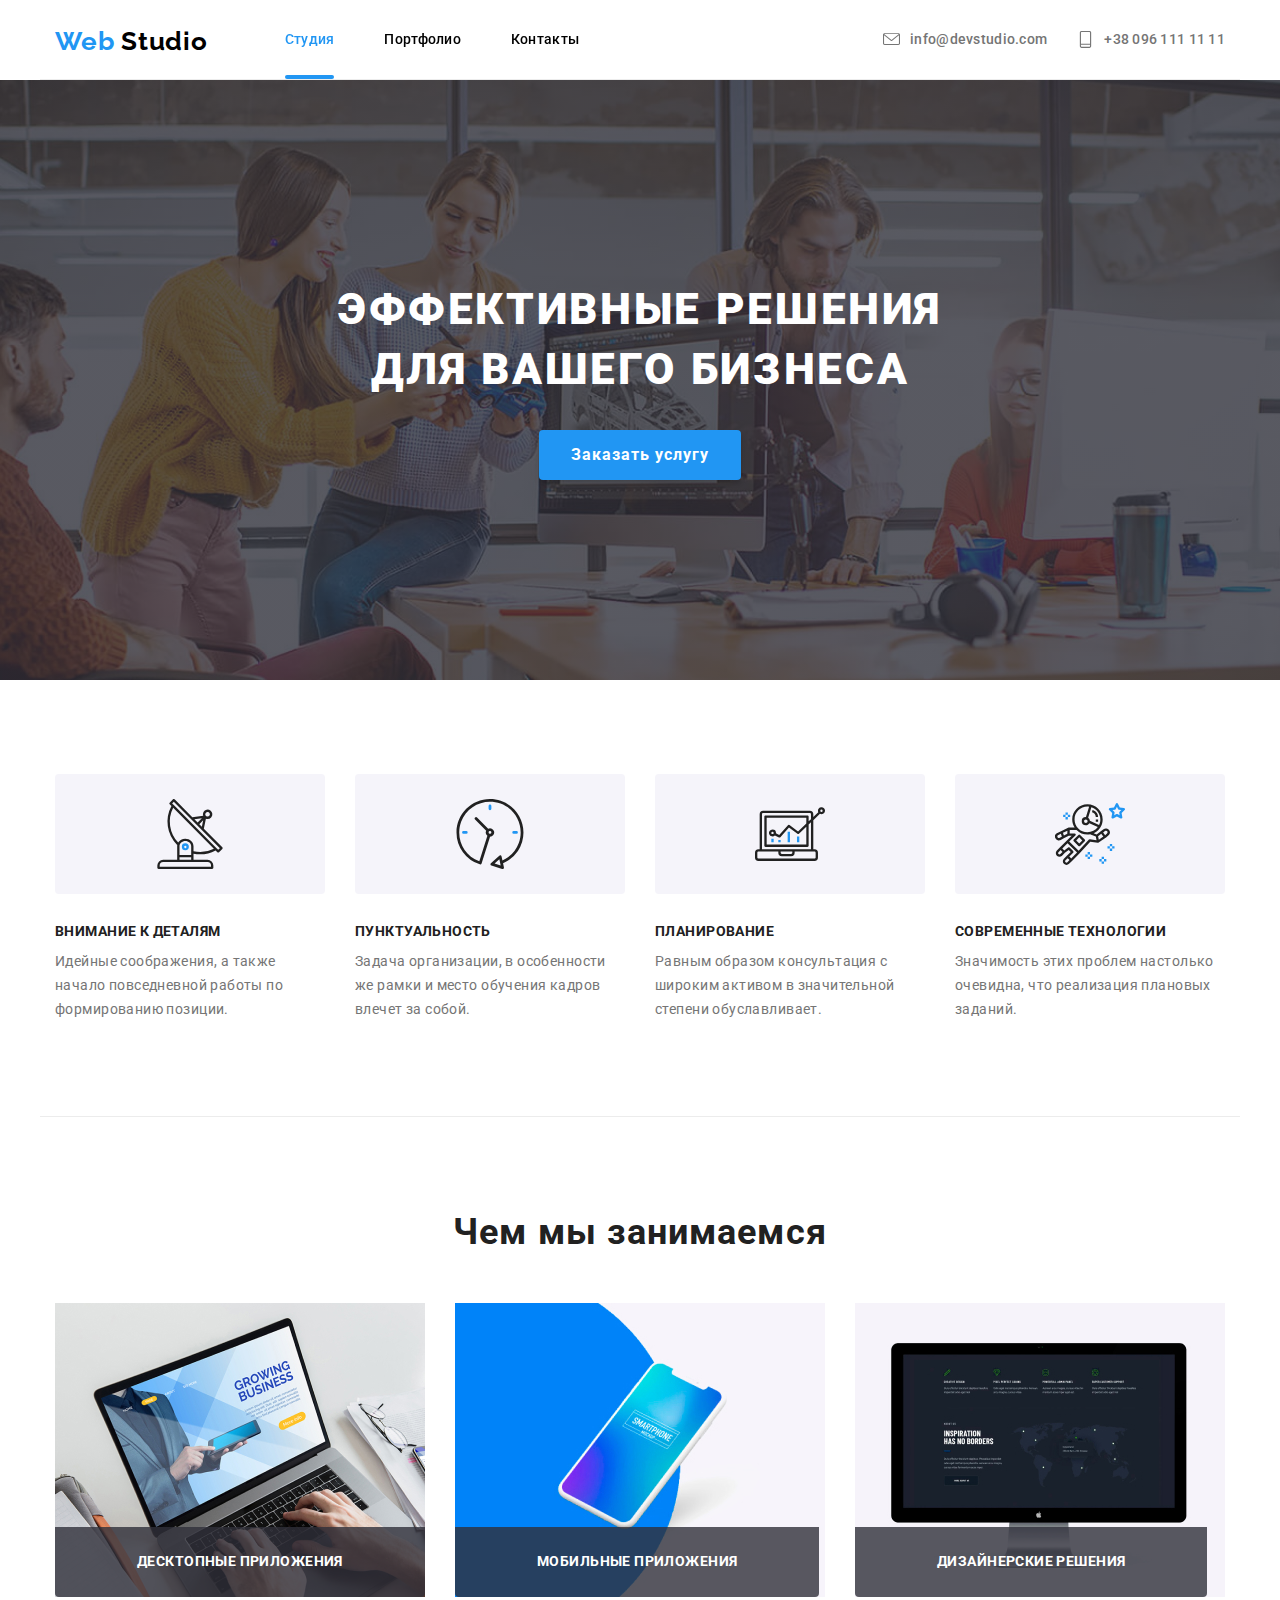
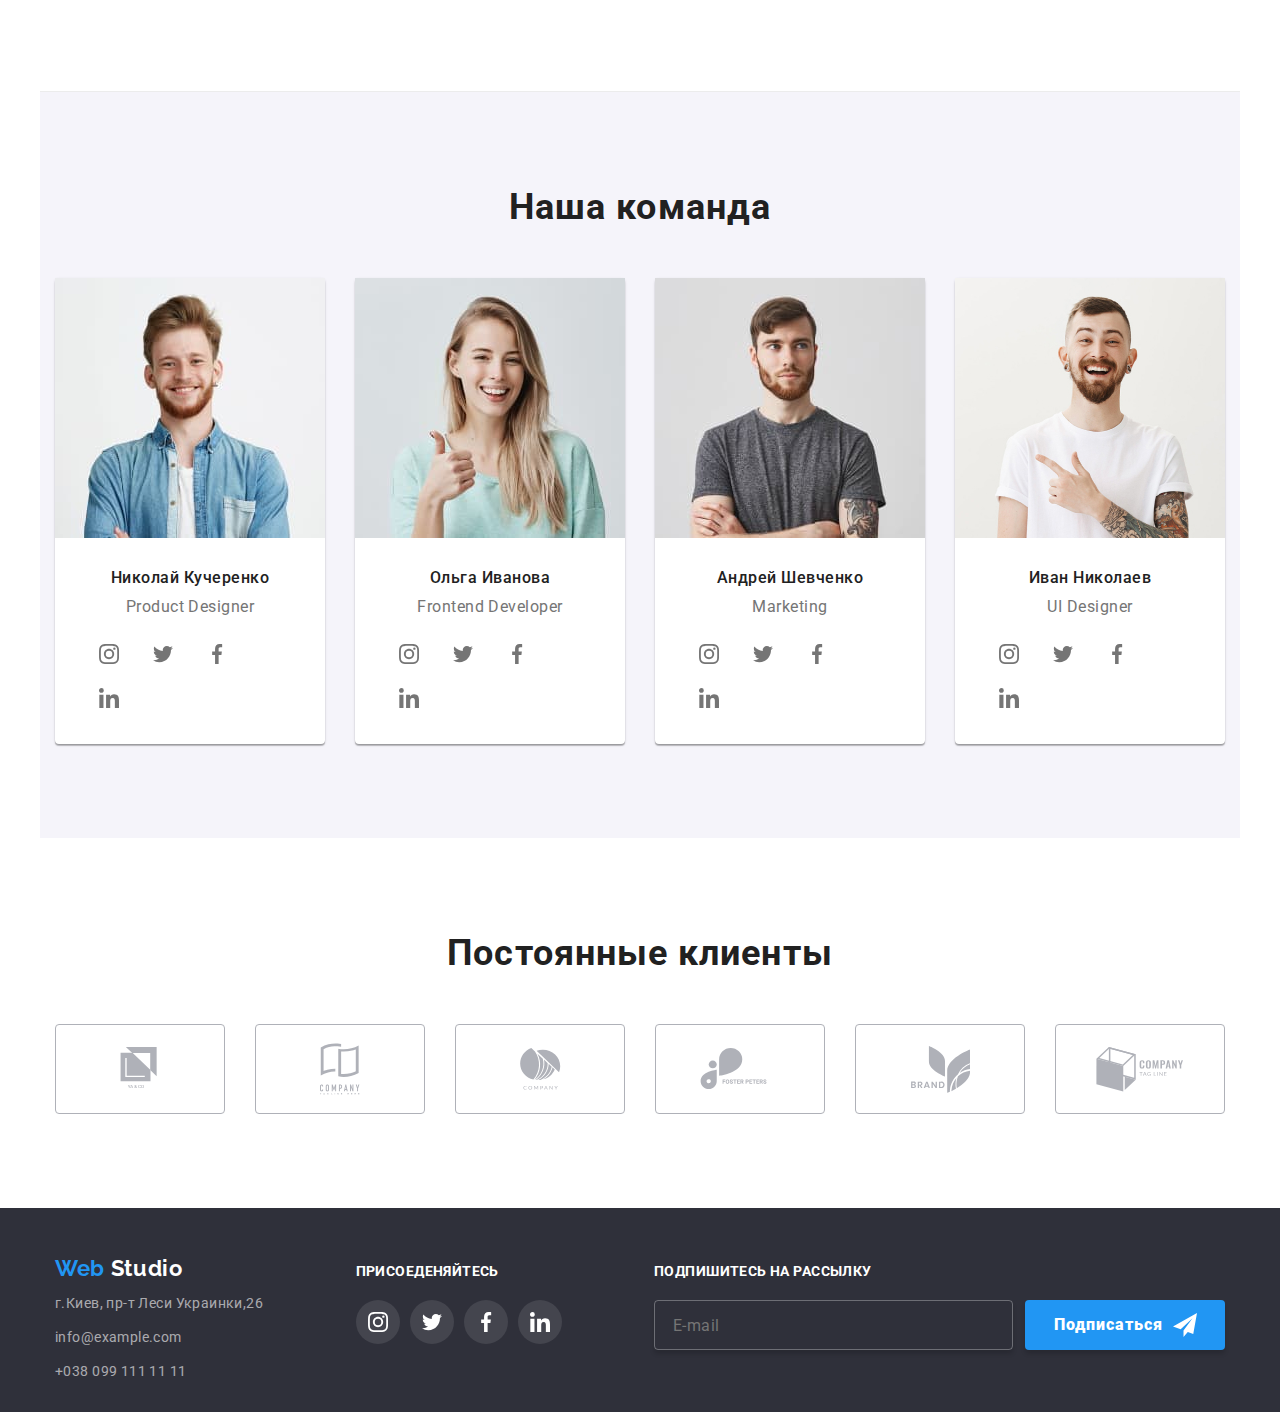
<file: index.html>
<!DOCTYPE html>
<html lang="ru">
  <head>
    <meta charset="UTF-8" />
    <meta name="viewport" content="width=device-width, initial-scale=1.0" />
    <title>Web Studio</title>
    <link
      href="https://fonts.googleapis.com/css2?family=Raleway:wght@400;700&family=Roboto:wght@400;500;700;900&display=swap"
      rel="stylesheet"
    />
    <link rel="stylesheet" href="./css/main.min.css" />
  </head>

  <!-- Header -->
  <body>
    <header>
      <div class="menu">
      <div class="menu__logo">
        <a href="./" class="logo"
          >Web
          <span class="logo__studio">Studio</span>
        </a>

        <button type="button" class="menu__button--open menu__button" aria-expanded="false" data-menu-button>
          <svg width="40" height="40" aria-label="Переключатель меню">
            <use class="icon-menu" href="./images/menu-select/menu-close.svg#menu"></use>
            <use class="icon-close" href="./images/menu-select/menu-close.svg#close"></use>
          </svg>
        </button>
        </div>

        <div class="menu__select" data-menu>
        <nav class="menu__nav">
          <ul class="menu__content">
            <li class="menu__item">
              <a href="./index.html" class=" menu__link menu__link--active">Студия</a>
            </li>
            <li class="menu__item">
              <a href="./portfolio.html" class="menu__link">Портфолио</a>
            </li>
            <li class="menu__item">
              <a href="" class="menu__link">Контакты</a>
            </li>
          </ul>
        </nav>

        <address class="menu-address">
          <ul class="menu-address__content">
            <li class="menu-address__item">
              <a href="mailto:info@devstudio.com" class="menu-address__link">
                <svg class="menu-address__icon">
                  <use href="./images/symbol-defs.svg#icon-mail"></use>
                </svg>
                info@devstudio.com
              </a>
            </li>
            <li class="menu-address__item">
              <a href="tel:+380961111111" class="menu-address__link">
                <svg class="menu-address__icon">
                  <use href="./images/symbol-defs.svg#icon-phone"></use>
                </svg>
                +38 096 111 11 11</a
              >
            </li>
          </ul>
        </address>
        </div>
      
    </div>

    </header>

    <!-- Решения для бизнеса -->
    <main>
      <section class="hero overlay">
        <h1 class="hero__title">
          Эффективные решения<br />
          для вашего бизнеса
        </h1>
        <button class="hero__button" data-open-modal>Заказать услугу</button>
      </section>

      <!-- Модальное окно -->
      <form class="backdrop is-hidden" data-backdrop>
        <div class="modal">
          <button class="modal__close" data-close-modal></button>

          <p class="modal__title">Оставьте свои данные, мы вам перезвоним</p>
        
        <ul class="modal__list">
          <li class="modal__item">
            
            <input type="text" id="name" name="name" class="modal__input" placeholder=" ">
            <label for="name" class="modal__label">Имя</label>
            
              <svg class="modal__icon">
                <use href="./images/modal-icons.svg#person"></use>
              </svg>
            
          </li>

          <li class="modal__item">
           
            <input type="tel" id="tel" name="tel" class="modal__input" placeholder=" ">
             <label for="tel" class="modal__label">Телефон</label>
               <svg class="modal__icon">
                <use href="./images/modal-icons.svg#phone"></use>
              </svg>
          </li>

          <li class="modal__item">
            
            <input type="email" name="email" id="email" class="modal__input" placeholder=" ">
            <label for="email" class="modal__label">Почта</label>
              <svg class="modal__icon">
                <use href="./images/modal-icons.svg#email"></use>
              </svg>
          </li>

          <li class="modal__item">
            
            <textarea name="comment" id="comment" class=" modal__comment" placeholder=" "></textarea>
            <label for="comment" class="modal__comment-label">Коментарий</label>
          </li>

          <li class="modal__item">
            <label class="modal__accept">
              
              <input type="checkbox" name="policy" value="accept_policy" class="modal__policy">
              <span class="modal__policy-icon"></span>
            Соглашаюсь с рассылкой и принимаю 
              <a href="" class="modal__item--link">Условия договора</a>
            </label>
            
          </li>
        </ul>
        <button class="modal__button">Отправить</button>
        </div>
      </form>

      <!-- Принципы -->
      <section class="container">
        <h2 class="principles">Принципы</h2>
        <ul class="principles__list">
          <li class="principles__item">
           
            <h3 class="principles__title principles__title--antena">
              Внимание к деталям
            </h3>
            <p class="principles__text">
              Идейные соображения, а также начало повседневной работы по
              формированию позиции.
            </p>
          </li>
          <li class="principles__item">
            
            <h3 class="principles__title principles__title--clock">
              Пунктуальность
            </h3>
            <p class="principles__text">
              Задача организации, в особенности же рамки и место обучения кадров
              влечет за собой.
            </p>
          </li>
          <li class="principles__item">
            
            <h3 class="principles__title principles__title--diagram">
              Планирование
            </h3>
            <p class="principles__text">
              Равным образом консультация с широким активом в значительной
              степени обуславливает.
            </p>
          </li>
          <li class="principles__item">
            
            <h3 class="principles__title principles__title--astronaut">
              Современные технологии
            </h3>
            <p class="principles__text">
              Значимость этих проблем настолько очевидна, что реализация
              плановых заданий.
            </p>
          </li>
        </ul>
      </section>

      <!-- Чем мы занимаемся -->
      <section class="job__container">
        <h2 class="job__title">Чем мы занимаемся</h2>
        <ul class="job">
          <li class="job__list">
            <a href=""
              ><img
              srcset="./images/job/desktop.jpg 1x,
                      ./images/job/desktop2x.jpg 2x"
                src="./images/job/desktop.jpg"
                alt="Десктопные приложения"
                class="job__link"
            /></a>
            <p class="job__text">Десктопные приложения</p>
          </li>
          <li class="job__list">
            <a href=""
              ><img
              srcset="./images/job/smart.jpg 1x,
                      ./images/job/smart2x.jpg 2x"
                src="./images/job/smart.jpg"
                alt="Мобильные приложения"
                class="job__link"
            /></a>
            <p class="job__text">Мобильные приложения</p>
          </li>
          <li class="job__list">
            <a href=""
              ><img
                srcset="./images/job/monitor.jpg 1x,
                      ./images/job/monitor2x.jpg 2x"
                      src="./images/job/monitor.jpg"
                alt="Дизайнерские решения"
                class="job__link"
            /></a>
            <p class="job__text">Дизайнерские решения</p>
          </li>
        </ul>
      </section>

      <!-- Наша команда -->
      <section class="team">
        <h2 class="team__title">Наша команда</h2>
        <ul class="team__list">
          <li class="team__item">
            <figure class="team__capture">
              
              <picture>
                <source srcset="./images/team/mobile/designer.jpg 1x,
                ./images/team/mobile/designer2x.jpg 2x"
                                media="(max-width: 480px)">

                <source srcset="./images/team/tablet/designer.jpg 1x,
                ./images/team/tablet/designer2x.jpg 2x" 
                        media="(max-width: 1199px)">

                <source srcset="./images/team/desktop/designer.jpg 1x,
                ./images/team/desktop/designer2x.jpg 2x"
                          media="(min-width: 1200px)">
              
                          <img
                src="./images/team/desktop/designer.jpg"
                alt="Николай Кучеренко"
                class="team__photo"/>
              </picture>

              <figcaption class="team__name">
                Николай Кучеренко
              </figcaption>
            </figure>
            <p class="team__vocation">Product Designer</p>
            <div class="team__sociallist">
              <a
                href="https://instagram.com"
                target="_blank"
                class="team__social"
              >
                <svg class="team__icon">
                  <use href="./images/symbol-defs.svg#icon-instagram"></use>
                </svg>
              </a>
              <a
                href="https://twitter.com/"
                target="_blank"
                class="team__social"
              >
                <svg class="team__icon">
                  <use href="./images/symbol-defs.svg#icon-twitter"></use></svg
              ></a>
              <a
                href="https://www.facebook.com/"
                target="_blank"
                class="team__social">
                <svg class="team__icon">
                  <use href="./images/symbol-defs.svg#icon-facebook"></use><svg></a>
              <a
                href="https://www.linkedin.com/"
                target="_blank"
                class="team__social"
              >
                <svg class="team__icon">
                  <use href="./images/symbol-defs.svg#icon-linkedin"></use></svg
              ></a>
            </div>
          </li>
          <li class="team__item">
            <figure class="team__capture">
             <picture>
                <source srcset="./images/team/mobile/developer.jpg 1x,
                ./images/team/mobile/developer2x.jpg 2x"
                                media="(max-width: 480px)">

                <source srcset="./images/team/tablet/developer.jpg 1x,
                ./images/team/tablet/developer2x.jpg 2x" 
                        media="(max-width: 1199px)">

                <source srcset="./images/team/desktop/developer.jpg 1x,
                ./images/team/desktop/developer2x.jpg 2x"
                          media="(min-width: 1200px)">
              
                          <img
                src="./images/team/desktop/developer.jpg"
                alt="Ольга Иванова"
                class="team__photo"/>
              </picture>
              <figcaption class="team__name">
                Ольга Иванова
              </figcaption>
            </figure>
            <p class="team__vocation">Frontend Developer</p>
            <div class="team__sociallist">
              <a
                href="https://instagram.com"
                target="_blank"
                class="team__social"
              >
                <svg class="team__icon">
                  <use href="./images/symbol-defs.svg#icon-instagram"></use>
                </svg>
              </a>
              <a
                href="https://twitter.com/"
                target="_blank"
                class="team__social"
              >
                <svg class="team__icon">
                  <use href="./images/symbol-defs.svg#icon-twitter"></use></svg
              ></a>
              <a
                href="https://www.facebook.com/"
                target="_blank"
                class="team__social"
              >
                <svg class="team__icon">
                  <use href="./images/symbol-defs.svg#icon-facebook"></use></svg
              ></a>
              <a
                href="https://www.linkedin.com/"
                target="_blank"
                class="team__social"
              >
                <svg class="team__icon">
                  <use href="./images/symbol-defs.svg#icon-linkedin"></use></svg
              ></a>
            </div>
          </li>
          <li class="team__item">
            <figure class="team__capture">
               <picture>
                <source srcset="./images/team/mobile/marketing.jpg 1x,
                ./images/team/mobile/marketing2x.jpg 2x"
                                media="(max-width: 480px)">

                <source srcset="./images/team/tablet/marketing.jpg 1x,
                ./images/team/tablet/marketing2x.jpg 2x" 
                        media="(max-width: 1199px)">

                <source srcset="./images/team/desktop/marketing.jpg 1x,
                ./images/team/desktop/marketing2x.jpg 2x"
                          media="(min-width: 1200px)">
              
                          <img
                src="./images/team/desktop/marketing.jpg"
                alt="Ольга Иванова"
                class="team__photo"/>
              </picture>
              <figcaption class="team__name">
                Андрей Шевченко
              </figcaption>
            </figure>
            <p class="team__vocation">Marketing</p>
            <div class="team__sociallist">
              <a
                href="https://instagram.com"
                target="_blank"
                class="team__social"
              >
                <svg class="team__icon">
                  <use href="./images/symbol-defs.svg#icon-instagram"></use>
                </svg>
              </a>
              <a
                href="https://twitter.com/"
                target="_blank"
                class="team__social"
              >
                <svg class="team__icon">
                  <use href="./images/symbol-defs.svg#icon-twitter"></use></svg
              ></a>
              <a
                href="https://www.facebook.com/"
                target="_blank"
                class="team__social"
              >
                <svg class="team__icon">
                  <use href="./images/symbol-defs.svg#icon-facebook"></use></svg
              ></a>
              <a
                href="https://www.linkedin.com/"
                target="_blank"
                class="team__social"
              >
                <svg class="team__icon">
                  <use href="./images/symbol-defs.svg#icon-linkedin"></use></svg
              ></a>
            </div>
          </li>
          <li class="team__item">
            <figure class="team__capture">
              <picture>
                <source srcset="./images/team/mobile/uidesigner.jpg 1x,
                ./images/team/mobile/uidesigner2x.jpg 2x"
                                media="(max-width: 480px)">

                <source srcset="./images/team/tablet/uidesigner.jpg 1x,
                ./images/team/tablet/uidesigner2x.jpg 2x" 
                        media="(max-width: 1199px)">

                <source srcset="./images/team/desktop/uidesigner.jpg 1x,
                ./images/team/desktop/uidesigner2x.jpg 2x"
                          media="(min-width: 1200px)">
              
                          <img
                src="./images/team/desktop/uidesigner.jpg"
                alt="Иван Николаев"
                class="team__photo"/>
              </picture>
              <figcaption class="team__name">
                Иван Николаев
              </figcaption>
            </figure>
            <p class="team__vocation">UI Designer</p>
            <div class="team__sociallist">
              <a
                href="https://instagram.com"
                target="_blank"
                class="team__social"
              >
                <svg class="team__icon">
                  <use href="./images/symbol-defs.svg#icon-instagram"></use>
                </svg>
              </a>
              <a
                href="https://twitter.com/"
                target="_blank"
                class="team__social"
              >
                <svg class="team__icon">
                  <use href="./images/symbol-defs.svg#icon-twitter"></use></svg
              ></a>
              <a
                href="https://www.facebook.com/"
                target="_blank"
                class="team__social"
              >
                <svg class="team__icon">
                  <use href="./images/symbol-defs.svg#icon-facebook"></use></svg
              ></a>
              <a
                href="https://www.linkedin.com/"
                target="_blank"
                class="team__social"
              >
                <svg class="team__icon">
                  <use href="./images/symbol-defs.svg#icon-linkedin"></use></svg
              ></a>
            </div>
          </li>
        </ul>
      </section>

      <!-- Посоянные клиенты -->
      <section class="clients">
        <h2 class="clients__title">Постоянные клиенты</h2>
        <ul class="clients__list">
          <li class="clients__item">
            <a href="" target="_blank" class="clients__link"
              ><svg class="clients__icon" width="49px" height="44px">
                <use href="./images/symbol-clients.svg#icon-client1"></use></svg
            ></a>
          </li>
          <li class="clients__item">
            <a href="" target="_blank" class="clients__link"
              ><svg class="clients__icon" width="40px" height="52px">
                <use href="./images/symbol-clients.svg#icon-client2"></use></svg
            ></a>
          </li>
          <li class="clients__item">
            <a href="" target="_blank" class="clients__link"
              ><svg class="clients__icon" width="41px" height="42px">
                <use href="./images/symbol-clients.svg#icon-client3"></use></svg
            ></a>
          </li>
          <li class="clients__item">
            <a href="" target="_blank" class="clients__link"
              ><svg class="clients__icon" width="80px" height="42px">
                <use href="./images/symbol-clients.svg#icon-client4"></use></svg
            ></a>
          </li>
          <li class="clients__item">
            <a href="" target="_blank" class="clients__link"
              ><svg class="clients__icon" width="59px" height="47px">
                <use href="./images/symbol-clients.svg#icon-client5"></use></svg
            ></a>
          </li>
          <li class="clients__item">
            <a href="" target="_blank" class="clients__link"
              ><svg class="clients__icon" width="88px" height="45px">
                <use href="./images/symbol-clients.svg#icon-client6"></use></svg
            ></a>
          </li>
        </ul>
      </section>
    </main>

    <!-- Футер -->
    <footer class="footer">
      <div class="footer__nav">
        <div class="footer__address">
          <a href="./" class="footer__logo"
            >Web
            <span class="footer__studio">Studio</span>
          </a>

          <a href="" class="footer__link">г.Киев, пр-т Леси Украинки,26</a>
          <a href="mailto:info@example.com" class="footer__link"
            >info@example.com</a
          >
          <a href="tel:+0380991111111" class="footer__link"
            >+038 099 111 11 11</a
          >
        </div>

        <div class="join">
          <b class="join__text">Присоеденяйтесь</b>
          <ul class="join__list">
            <li class="join__item">
              <a href="https://instagram.com" target="_blank" class="join__link"
                ><svg class="footer__icon">
                  <use
                    href="./images/symbol-defs.svg#icon-instagram"
                  ></use></svg
              ></a>
            </li>
            <li class="join__item">
              <a href="https://twitter.com/" target="_blank" class="join__link"
                ><svg class="footer__icon">
                  <use href="./images/symbol-defs.svg#icon-twitter"></use></svg
              ></a>
            </li>
            <li class="join__item">
              <a
                href="https://www.facebook.com/"
                target="_blank"
                class="join__link"
                ><svg class="footer__icon">
                  <use href="./images/symbol-defs.svg#icon-facebook"></use></svg
              ></a>
            </li>
            <li class="join__item">
              <a
                href="https://www.linkedin.com/"
                target="_blank"
                class="join__link"
                ><svg class="footer__icon">
                  <use href="./images/symbol-defs.svg#icon-linkedin"></use></svg
              ></a>
            </li>
          </ul>
        </div>

        <div class="footer-subscribe">
          <form action="" class="footer-subscribe__form">
          <label class="footer-subscribe-text">Подпишитесь на рассылку
          <input type="email" name="email" class="footer__subscribe-input" placeholder="E-mail">
          
          </label>

          <button type="button" class="footer-subscribe__btn">
            Подписаться
          </button>
          </form>
        </div>
      </div>
     
    </footer>

    <script>
      const refs = {
        openModalBtn: document.querySelector("[data-open-modal]"),
        closeModalBtn: document.querySelector("[data-close-modal]"),
        backdrop: document.querySelector("[data-backdrop]"),
      };

      refs.openModalBtn.addEventListener("click", toggleModal);
      refs.closeModalBtn.addEventListener("click", toggleModal);

      refs.backdrop.addEventListener("click", logBackdropClick);

      function toggleModal() {
        refs.backdrop.classList.toggle("is-hidden");
      }

      function logBackdropClick() {
        console.log("Это клик в бекдроп");
      }
    </script>

    <script>
      (() => {
  const menuBtnRef = document.querySelector("[data-menu-button]");
  const mobileMenuRef = document.querySelector("[data-menu]");

  menuBtnRef.addEventListener("click", () => {
    const expanded =
      menuBtnRef.getAttribute("aria-expanded") === "true" || false;

    menuBtnRef.classList.toggle("menu__button--open");
    menuBtnRef.setAttribute("aria-expanded", !expanded);

    mobileMenuRef.classList.toggle("is-open");
  });
})();
    </script>

  </body>
</html>
</file>
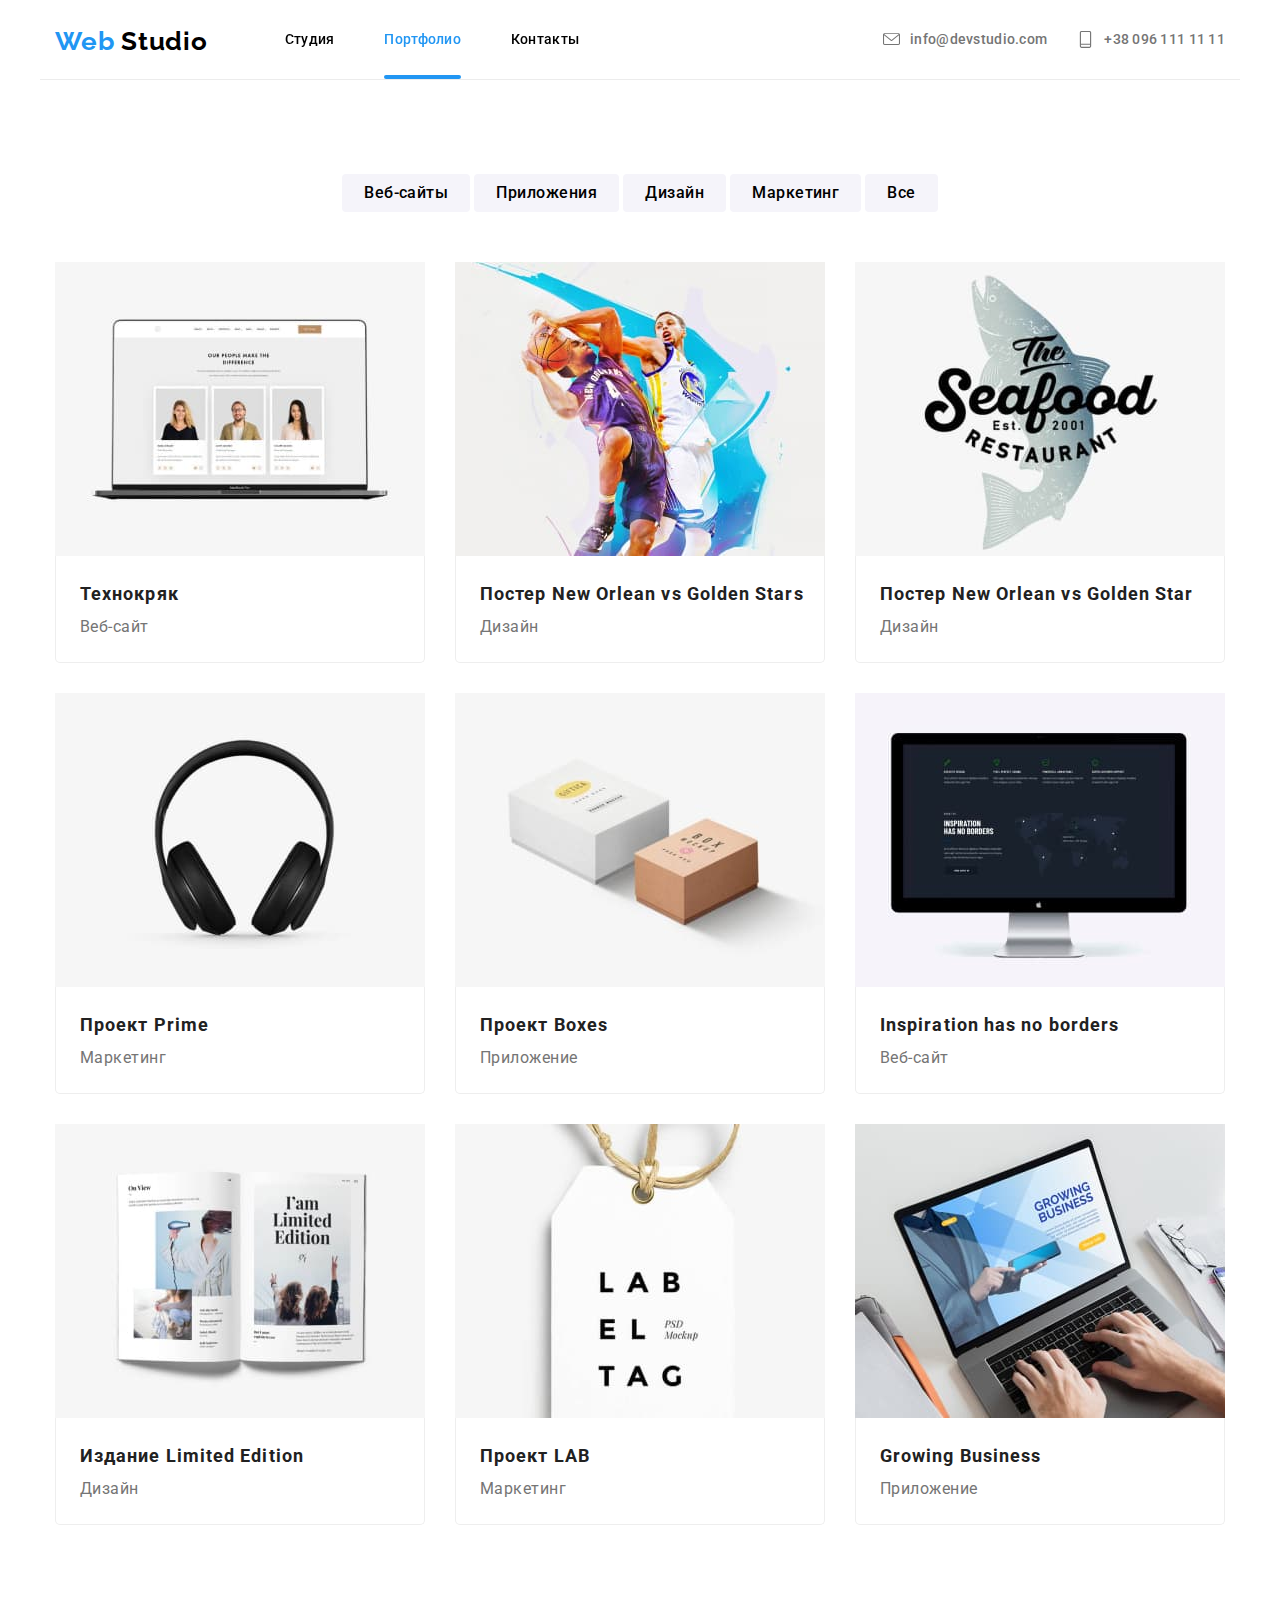
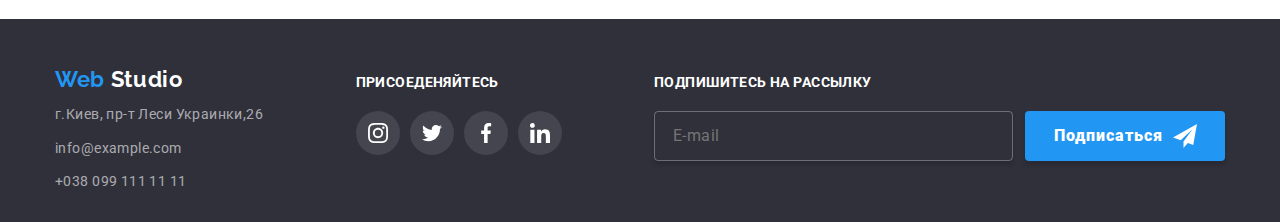
<file: portfolio.html>
<!DOCTYPE html>
<html lang="ru">
  <head>
    <meta charset="UTF-8" />
    <meta name="viewport" content="width=device-width, initial-scale=1.0" />
    <title>Портфолио</title>
    <link
      href="https://fonts.googleapis.com/css2?family=Raleway:wght@400;700&family=Roboto:wght@400;500;700;900&display=swap"
      rel="stylesheet"
    />

    <link rel="stylesheet" href="./css/main.min.css" />
  </head>
  <body>
    <!-- Хедер -->
    <header>
      <div class="menu">
        <div class="menu__logo">
          <a href="./" class="logo"
            >Web
            <span class="logo__studio">Studio</span>
          </a>

          <button
            type="button"
            class="menu__button menu__button--open"
            aria-expanded="false"
            data-menu-button
          >
            <svg width="40" height="40" aria-label="Переключатель меню">
              <use
                class="icon-menu"
                href="./images/menu-select/menu-close.svg#menu"
              ></use>
              <use
                class="icon-close"
                href="./images/menu-select/menu-close.svg#close"
              ></use>
            </svg>
          </button>
        </div>

        <div class="menu__select" data-menu>
          <nav class="menu__nav">
            <ul class="menu__content">
              <li class="menu__item">
                <a href="./index.html" class="menu__link">Студия</a>
              </li>
              <li class="menu__item">
                <a href="./portfolio.html" class="menu__link menu__link--active"
                  >Портфолио</a
                >
              </li>
              <li class="menu__item">
                <a href="" class="menu__link">Контакты</a>
              </li>
            </ul>
          </nav>

          <address class="menu-address">
            <ul class="menu-address__content">
              <li class="menu-address__item">
                <a href="mailto:info@devstudio.com" class="menu-address__link">
                  <svg class="menu-address__icon">
                    <use href="./images/symbol-defs.svg#icon-mail"></use>
                  </svg>
                  info@devstudio.com
                </a>
              </li>
              <li class="menu-address__item">
                <a href="tel:+380961111111" class="menu-address__link">
                  <svg class="menu-address__icon">
                    <use href="./images/symbol-defs.svg#icon-phone"></use>
                  </svg>
                  +38 096 111 11 11</a
                >
              </li>
            </ul>
          </address>
        </div>
      </div>
    </header>

    <!-- Мейн -->
    <main>
      <!-- Фильтр портфолио -->
      <section class="portfolio">
        <div class="portfolio__filter">
          <button type="button" class="portfolio__btn">Веб-сайты</button>
          <button type="button" class="portfolio__btn">Приложения</button>
          <button type="button" class="portfolio__btn">Дизайн</button>
          <button type="button" class="portfolio__btn">Маркетинг</button>
          <button type="button" class="portfolio__btn">Все</button>
        </div>

        <!-- Список предложений -->
        <h1 class="portfolio__title--hidden">Список предложений</h1>
        <div class="offer">
          <ul class="offer__list">
            <li class="offer__item">
              <a href="./" class="offer__link">
                <div class="offer__thumb">
                  <picture>
                    <source
                      srcset="
                        ./images/portfolio/mobile/notebook.jpg   1x,
                        ./images/portfolio/mobile/notebook2x.jpg 2x
                      "
                      media="(max-width: 480px)"
                    />

                    <source
                      srcset="
                        ./images/portfolio/tablet/notebook.jpg 1x,
                        ./images/portfolio/tablet/notebook.jpg 2x
                      "
                      media="(max-width: 1199px)"
                    />

                    <source
                      srcset="
                        ./images/portfolio/desktop/notebook.jpg   1x,
                        ./images/portfolio/desktop/notebook2x.jpg 2x
                      "
                      media="(min-width: 1200px)"
                    />
                    <img
                      src="./images/portfolio/mobile/notebook.jpg"
                      alt="Технокряк"
                    />
                  </picture>
                  <p class="offer__text">
                    Технокряк это современная площадка распространения
                    коронавируса. Компании используют эту платформу для
                    цифрового шпионажа и атак на защищённые сервера конкурентов.
                  </p>
                </div>
                <div class="offer__sub">
                  <h2 class="offer__title">Технокряк</h2>
                  <p class="offer__product">Веб-сайт</p>
                </div>
              </a>
            </li>

            <li class="offer__item">
              <a href="" class="offer__link">
                <div class="offer__thumb">
                  <picture>
                    <source
                      srcset="
                        ./images/portfolio/mobile/orlean.jpg   1x,
                        ./images/portfolio/mobile/orlean2x.jpg 2x
                      "
                      media="(max-width: 480px)"
                    />

                    <source
                      srcset="
                        ./images/portfolio/tablet/orlean.jpg 1x,
                        ./images/portfolio/tablet/orlean.jpg 2x
                      "
                      media="(max-width: 1199px)"
                    />

                    <source
                      srcset="
                        ./images/portfolio/desktop/orlean.jpg   1x,
                        ./images/portfolio/desktop/orlean2x.jpg 2x
                      "
                      media="(min-width: 1200px)"
                    />
                    <img
                      src="./images/portfolio/mobile/orlean.jpg"
                      alt="Нью Орлеан"
                    />
                  </picture>
                  <p class="offer__text">
                    Технокряк это современная площадка распространения
                    коронавируса. Компании используют эту платформу для
                    цифрового шпионажа и атак на защищённые сервера конкурентов.
                  </p>
                </div>
                <div class="offer__sub">
                  <h2 class="offer__title">
                    Постер New Orlean vs Golden Stars
                  </h2>
                  <p class="offer__product">Дизайн</p>
                </div>
              </a>
            </li>

            <li class="offer__item">
              <a href="" class="offer__link">
                <div class="offer__thumb">
                  <picture>
                    <source
                      srcset="
                        ./images/portfolio/mobile/seafood.jpg   1x,
                        ./images/portfolio/mobile/seafood2x.jpg 2x
                      "
                      media="(max-width: 480px)"
                    />

                    <source
                      srcset="
                        ./images/portfolio/tablet/seafood.jpg   1x,
                        ./images/portfolio/tablet/seafood2x.jpg 2x
                      "
                      media="(max-width: 1199px)"
                    />

                    <source
                      srcset="
                        ./images/portfolio/desktop/seafood.jpg   1x,
                        ./images/portfolio/desktop/seafood2x.jpg 2x
                      "
                      media="(min-width: 1200px)"
                    />
                    <img
                      src="./images/portfolio/mobile/seafood.jpg"
                      alt="Ресторан"
                    />
                  </picture>
                  <p class="offer__text">
                    Технокряк это современная площадка распространения
                    коронавируса. Компании используют эту платформу для
                    цифрового шпионажа и атак на защищённые сервера конкурентов.
                  </p>
                </div>
                <div class="offer__sub">
                  <h2 class="offer__title">
                    Постер New Orlean vs Golden Star
                  </h2>
                  <p class="offer__product">Дизайн</p>
                </div>
              </a>
            </li>

            <li class="offer__item">
              <a href="" class="offer__link">
                <div class="offer__thumb">
                  <picture>
                    <source
                      srcset="
                        ./images/portfolio/mobile/prime.jpg   1x,
                        ./images/portfolio/mobile/prime2x.jpg 2x
                      "
                      media="(max-width: 480px)"
                    />

                    <source
                      srcset="
                        ./images/portfolio/tablet/prime.jpg   1x,
                        ./images/portfolio/tablet/prime2x.jpg 2x
                      "
                      media="(max-width: 1199px)"
                    />

                    <source
                      srcset="
                        ./images/portfolio/desktop/prime.jpg   1x,
                        ./images/portfolio/desktop/prime2x.jpg 2x
                      "
                      media="(min-width: 1200px)"
                    />
                    <img
                      src="./images/portfolio/mobile/prime.jpg"
                      alt="Проект"
                    />
                  </picture>
                  <p class="offer__text">
                    Технокряк это современная площадка распространения
                    коронавируса. Компании используют эту платформу для
                    цифрового шпионажа и атак на защищённые сервера конкурентов.
                  </p>
                </div>
                <div class="offer__sub">
                  <h2 class="offer__title">Проект Prime</h2>
                  <p class="offer__product">Маркетинг</p>
                </div>
              </a>
            </li>

            <li class="offer__item">
              <a href="" class="offer__link">
                <div class="offer__thumb">
                  <picture>
                    <source
                      srcset="
                        ./images/portfolio/mobile/boxes.jpg   1x,
                        ./images/portfolio/mobile/boxes2x.jpg 2x
                      "
                      media="(max-width: 480px)"
                    />

                    <source
                      srcset="
                        ./images/portfolio/tablet/boxes.jpg   1x,
                        ./images/portfolio/tablet/boxes2x.jpg 2x
                      "
                      media="(max-width: 1199px)"
                    />

                    <source
                      srcset="
                        ./images/portfolio/desktop/boxes.jpg   1x,
                        ./images/portfolio/desktop/boxes2x.jpg 2x
                      "
                      media="(min-width: 1200px)"
                    />
                    <img
                      src="./images/portfolio/mobile/boxes.jpg"
                      alt="Проект Boxes"
                    />
                  </picture>
                  <p class="offer__text">
                    Технокряк это современная площадка распространения
                    коронавируса. Компании используют эту платформу для
                    цифрового шпионажа и атак на защищённые сервера конкурентов.
                  </p>
                </div>
                <div class="offer__sub">
                  <h2 class="offer__title">Проект Boxes</h2>
                  <p class="offer__product">Приложение</p>
                </div>
              </a>
            </li>

            <li class="offer__item">
              <a href="" class="offer__link">
                <div class="offer__thumb">
                  <picture>
                    <source
                      srcset="
                        ./images/portfolio/mobile/nmonitor.jpg  1x,
                        ./images/portfolio/mobile/monitor2x.jpg 2x
                      "
                      media="(max-width: 480px)"
                    />

                    <source
                      srcset="
                        ./images/portfolio/tablet/monitor.jpg   1x,
                        ./images/portfolio/tablet/monitor2x.jpg 2x
                      "
                      media="(max-width: 1199px)"
                    />

                    <source
                      srcset="
                        ./images/portfolio/desktop/monitor.jpg   1x,
                        ./images/portfolio/desktop/monitor2x.jpg 2x
                      "
                      media="(min-width: 1200px)"
                    />
                    <img
                      src="./images/portfolio/mobile/monitor.jpg"
                      alt="Insperation has no borders"
                    />
                  </picture>
                  <p class="offer__text">
                    Технокряк это современная площадка распространения
                    коронавируса. Компании используют эту платформу для
                    цифрового шпионажа и атак на защищённые сервера конкурентов.
                  </p>
                </div>
                <div class="offer__sub">
                  <h2 class="offer__title">Inspiration has no borders</h2>
                  <p class="offer__product">Веб-сайт</p>
                </div>
              </a>
            </li>

            <li class="offer__item">
              <a href="" class="offer__link">
                <div class="offer__thumb">
                  <picture>
                    <source
                      srcset="
                        ./images/portfolio/mobile/limited.jpg   1x,
                        ./images/portfolio/mobile/limited2x.jpg 2x
                      "
                      media="(max-width: 480px)"
                    />

                    <source
                      srcset="
                        ./images/portfolio/tablet/limited.jpg   1x,
                        ./images/portfolio/tablet/limited2x.jpg 2x
                      "
                      media="(max-width: 1199px)"
                    />

                    <source
                      srcset="
                        ./images/portfolio/desktop/limited.jpg   1x,
                        ./images/portfolio/desktop/limited2x.jpg 2x
                      "
                      media="(min-width: 1200px)"
                    />

                    <img
                      src="./images/portfolio/mobile/limited.jpg"
                      alt="Limited edition"
                    />
                  </picture>
                  <p class="offer__text">
                    Технокряк это современная площадка распространения
                    коронавируса. Компании используют эту платформу для
                    цифрового шпионажа и атак на защищённые сервера конкурентов.
                  </p>
                </div>
                <div class="offer__sub">
                  <h2 class="offer__title">Издание Limited Edition</h2>
                  <p class="offer__product">Дизайн</p>
                </div>
              </a>
            </li>

            <li class="offer__item">
              <a href="" class="offer__link">
                <div class="offer__thumb">
                  <picture>
                    <source
                      srcset="
                        ./images/portfolio/mobile/lab.jpg   1x,
                        ./images/portfolio/mobile/lab2x.jpg 2x
                      "
                      media="(max-width: 480px)"
                    />

                    <source
                      srcset="
                        ./images/portfolio/tablet/lab.jpg   1x,
                        ./images/portfolio/tablet/lab2x.jpg 2x
                      "
                      media="(max-width: 1199px)"
                    />

                    <source
                      srcset="
                        ./images/portfolio/desktop/lab.jpg   1x,
                        ./images/portfolio/desktop/lab2x.jpg 2x
                      "
                      media="(min-width: 1200px)"
                    />
                    <img
                      src="./images/portfolio/mobile/lab.jpg"
                      alt="Проект LAB"
                    />
                  </picture>
                  <p class="offer__text">
                    Технокряк это современная площадка распространения
                    коронавируса. Компании используют эту платформу для
                    цифрового шпионажа и атак на защищённые сервера конкурентов.
                  </p>
                </div>
                <div class="offer__sub">
                  <h2 class="offer__title">Проект LAB</h2>
                  <p class="offer__product">Маркетинг</p>
                </div>
              </a>
            </li>

            <li class="offer__item">
              <a href="" class="offer__link">
                <div class="offer__thumb">
                  <picture>
                    <source
                      srcset="
                        ./images/portfolio/mobile/business.jpg   1x,
                        ./images/portfolio/mobile/business2x.jpg 2x
                      "
                      media="(max-width: 480px)"
                    />

                    <source
                      srcset="
                        ./images/portfolio/tablet/business.jpg   1x,
                        ./images/portfolio/tablet/business2x.jpg 2x
                      "
                      media="(max-width: 1199px)"
                    />

                    <source
                      srcset="
                        ./images/portfolio/desktop/business.jpg   1x,
                        ./images/portfolio/desktop/business2x.jpg 2x
                      "
                      media="(min-width: 1200px)"
                    />
                    <img
                      src="./images/portfolio/mobile/business.jpg"
                      alt="Growing Business"
                    />
                  </picture>
                  <p class="offer__text">
                    Технокряк это современная площадка распространения
                    коронавируса. Компании используют эту платформу для
                    цифрового шпионажа и атак на защищённые сервера конкурентов.
                  </p>
                </div>
                <div class="offer__sub">
                  <h2 class="offer__title">Growing Business</h2>
                  <p class="offer__product">Приложение</p>
                </div>
              </a>
            </li>
          </ul>
        </div>
      </section>
    </main>

    <!-- Футер -->
    <footer class="footer">
      <div class="footer__nav">
        <div class="footer__address">
          <a href="./" class="footer__logo"
            >Web
            <span class="footer__studio">Studio</span>
          </a>

          <a href="" class="footer__link">г.Киев, пр-т Леси Украинки,26</a>
          <a href="mailto:info@example.com" class="footer__link"
            >info@example.com</a
          >
          <a href="tel:+0380991111111" class="footer__link"
            >+038 099 111 11 11</a
          >
        </div>

        <div class="join">
          <b class="join__text">Присоеденяйтесь</b>
          <ul class="join__list">
            <li class="join__item">
              <a href="https://instagram.com" target="_blank" class="join__link"
                ><svg class="footer__icon">
                  <use
                    href="./images/symbol-defs.svg#icon-instagram"
                  ></use></svg
              ></a>
            </li>
            <li class="join__item">
              <a href="https://twitter.com/" target="_blank" class="join__link"
                ><svg class="footer__icon">
                  <use href="./images/symbol-defs.svg#icon-twitter"></use></svg
              ></a>
            </li>
            <li class="join__item">
              <a
                href="https://www.facebook.com/"
                target="_blank"
                class="join__link"
                ><svg class="footer__icon">
                  <use href="./images/symbol-defs.svg#icon-facebook"></use></svg
              ></a>
            </li>
            <li class="join__item">
              <a
                href="https://www.linkedin.com/"
                target="_blank"
                class="join__link"
                ><svg class="footer__icon">
                  <use href="./images/symbol-defs.svg#icon-linkedin"></use></svg
              ></a>
            </li>
          </ul>
        </div>

        <div class="footer-subscribe">
          <form action="" class="footer-subscribe__form">
            <label class="footer-subscribe-text"
              >Подпишитесь на рассылку
              <input
                type="email"
                name="email"
                class="footer__subscribe-input"
                placeholder="E-mail"
              />
            </label>
            <button type="button" class="footer-subscribe__btn">
              Подписаться
            </button>
          </form>
        </div>
      </div>
    </footer>

    <script>
      (() => {
        const menuBtnRef = document.querySelector('[data-menu-button]');
        const mobileMenuRef = document.querySelector('[data-menu]');

        menuBtnRef.addEventListener('click', () => {
          const expanded =
            menuBtnRef.getAttribute('aria-expanded') === 'true' || false;

          menuBtnRef.classList.toggle('menu__button--open');
          menuBtnRef.setAttribute('aria-expanded', !expanded);

          mobileMenuRef.classList.toggle('is-open');
        });
      })();
    </script>
  </body>
</html>
</file>
<file: css/main.min.css>
img{display:block;max-width:100%;height:auto}ul{list-style:none;padding:0;margin:0}body{font-family:Roboto, sans-serif}a{text-decoration:none}html{-webkit-box-sizing:border-box;box-sizing:border-box}*,*::before,*::after{-webkit-box-sizing:inherit;box-sizing:inherit}button{padding:0;border:none;font:inherit;color:inherit;background-color:transparent;cursor:pointer}/*! modern-normalize v0.6.0 | MIT License | https://github.com/sindresorhus/modern-normalize */*,*::before,*::after{-webkit-box-sizing:border-box;box-sizing:border-box}:root{-moz-tab-size:4;-o-tab-size:4;tab-size:4}html{line-height:1.15;-webkit-text-size-adjust:100%}body{margin:0}body{font-family:system-ui,-apple-system,"Segoe UI",Roboto,Helvetica,Arial,sans-serif,"Apple Color Emoji","Segoe UI Emoji"}hr{height:0}abbr[title]{-webkit-text-decoration:underline dotted;text-decoration:underline dotted}b,strong{font-weight:bolder}code,kbd,samp,pre{font-family:SFMono-Regular, Consolas, 'Liberation Mono', Menlo, monospace;font-size:1em}small{font-size:80%}sub,sup{font-size:75%;line-height:0;position:relative;vertical-align:baseline}sub{bottom:-0.25em}sup{top:-0.5em}button,input,optgroup,select,textarea{font-family:inherit;font-size:100%;line-height:1.15;margin:0}button,select{text-transform:none}button,[type='button'],[type='reset'],[type='submit']{-webkit-appearance:button}button::-moz-focus-inner,[type='button']::-moz-focus-inner,[type='reset']::-moz-focus-inner,[type='submit']::-moz-focus-inner{border-style:none;padding:0}button:-moz-focusring,[type='button']:-moz-focusring,[type='reset']:-moz-focusring,[type='submit']:-moz-focusring{outline:1px dotted ButtonText}fieldset{padding:0.35em 0.75em 0.625em}legend{padding:0}progress{vertical-align:baseline}[type='number']::-webkit-inner-spin-button,[type='number']::-webkit-outer-spin-button{height:auto}[type='search']{-webkit-appearance:textfield;outline-offset:-2px}[type='search']::-webkit-search-decoration{-webkit-appearance:none}::-webkit-file-upload-button{-webkit-appearance:button;font:inherit}summary{display:list-item}.menu__button{display:-webkit-inline-box;display:-ms-inline-flexbox;display:inline-flex}.menu__button--open .icon-close{display:block}.menu__button--open .icon-menu{display:none}.menu__button .icon-close{display:none}@media screen and (min-width: 481px){.menu__button{display:none}}@media screen and (max-width: 480px){.menu__select{position:absolute;display:none;left:0;top:60px;width:100%;height:auto;background-color:#fff;-webkit-box-shadow:0px 1px 3px rgba(0,0,0,0.16),0px 2px 4px rgba(0,0,0,0.08),0px 4px 8px rgba(0,0,0,0.04);box-shadow:0px 1px 3px rgba(0,0,0,0.16),0px 2px 4px rgba(0,0,0,0.08),0px 4px 8px rgba(0,0,0,0.04)}.menu__select.is-open{display:block}.menu__content{margin-top:60px}.menu__nav{text-align:center}.menu__link{position:relative;display:inline-block;color:#212121;font-family:Roboto;font-weight:500;font-size:18px;line-height:1.16;text-align:center;letter-spacing:0.02em;margin:0 auto 40px;padding-bottom:8px;-webkit-transition:color 250ms cubic-bezier(0.4, 0, 0.2, 1);transition:color 250ms cubic-bezier(0.4, 0, 0.2, 1)}.menu__link--active::before{position:absolute;left:0;bottom:0;content:'';width:100%;height:4px;background-color:#2196f3;border-radius:2px}.menu__link:hover,.menu__link:focus{color:#2196f3}.menu__link--active{color:#2196f3}.menu-address{display:block;margin:0 auto 60px;text-align:center;-webkit-box-align:center;-ms-flex-align:center;align-items:center}.menu-address__link{margin:0 auto;color:#757575;font-family:Roboto;font-weight:500;font-size:18px;line-height:1.16;letter-spacing:0.02em;-webkit-transition:color 250ms cubic-bezier(0.4, 0, 0.2, 1),fill 250ms cubic-bezier(0.4, 0, 0.2, 1);transition:color 250ms cubic-bezier(0.4, 0, 0.2, 1),fill 250ms cubic-bezier(0.4, 0, 0.2, 1)}.menu-address__link:hover,.menu-address__link:focus{color:#2196f3;fill:#2196f3}.menu-address__icon{display:-webkit-inline-box;display:-ms-inline-flexbox;display:inline-flex;width:17px;height:17px;margin-right:10px;-webkit-box-align:baseline;-ms-flex-align:baseline;align-items:baseline;fill:currentColor}.menu-address__item:not(:last-child){margin-bottom:16px}.menu-address__item:last-child{margin-bottom:60px}}@media screen and (max-width: 480px){.logo{color:#2196f3;padding-top:16px;padding-bottom:16px;margin:0}.logo__studio{color:#000000}.menu__logo{display:-webkit-box;display:-ms-flexbox;display:flex;-webkit-box-align:center;-ms-flex-align:center;align-items:center;-ms-flex-item-align:baseline;align-self:baseline;-webkit-box-pack:justify;-ms-flex-pack:justify;justify-content:space-between;font-family:Raleway;font-weight:700;font-size:24px;line-height:1.16;letter-spacing:0.03em}}@media screen and (max-width: 480px){header{position:fixed;width:100%;top:0;left:50%;-webkit-transform:translate(-50%);transform:translate(-50%);background-color:#fff;z-index:1}.menu{display:block;width:480px;height:60px;padding-top:0;padding-left:15px;padding-right:15px;margin:0 auto;border-bottom:1px solid #ececec}}@media screen and (max-width: 480px){main{padding-top:60px}.hero{margin-bottom:94px;margin-top:0;text-align:center}.hero__title{font-family:Roboto;font-weight:900;font-size:26px;line-height:1.62;letter-spacing:0.06em;text-transform:uppercase;text-align:center;color:#fff;padding-top:118px;margin-bottom:0;margin-top:0}.overlay{background-image:-webkit-gradient(linear, left top, right top, from(rgba(47,48,58,0.8)), to(rgba(47,48,58,0.8))),url(../images/header/header-mobile.jpg);background-image:linear-gradient(to right, rgba(47,48,58,0.8), rgba(47,48,58,0.8)),url(../images/header/header-mobile.jpg);background-repeat:no-repeat;background-position:center;background-size:cover;width:480px;height:400px;margin-left:auto;margin-right:auto}}@media screen and (max-width: 480px) and (-webkit-max-device-pixel-ratio: 2), screen and (max-width: 480px) and (max-resolution: 2dppx){.overlay{background-image:-webkit-gradient(linear, left top, right top, from(rgba(47,48,58,0.8)), to(rgba(47,48,58,0.8))),url(../images/header/header-mobile-2x.jpg);background-image:linear-gradient(to right, rgba(47,48,58,0.8), rgba(47,48,58,0.8)),url(../images/header/header-mobile-2x.jpg)}}@media screen and (max-width: 480px){.hero__button{display:inline-block;font-family:Roboto;font-weight:700;font-size:16px;line-height:1.87;letter-spacing:0.06em;-webkit-box-align:center;-ms-flex-align:center;align-items:center;text-align:center;color:#fff;background-color:#2196f3;min-width:200px;height:50px;padding:10px 32px;margin:30px auto 0;-webkit-box-shadow:0px 4px 4px rgba(0,0,0,0.15);box-shadow:0px 4px 4px rgba(0,0,0,0.15);border-radius:4px;-webkit-transition:background-color 250ms cubic-bezier(0.4, 0, 0.2, 1),color 250ms cubic-bezier(0.4, 0, 0.2, 1);transition:background-color 250ms cubic-bezier(0.4, 0, 0.2, 1),color 250ms cubic-bezier(0.4, 0, 0.2, 1)}.hero__button:hover,.hero__button:focus{background-color:#fff;color:#2196f3}}@media screen and (max-width: 480px){.backdrop{position:fixed;width:100%;height:100%;top:0;left:0;background-color:rgba(0,0,0,0.2);z-index:2;overflow:scroll;-webkit-transition:opacity 250ms cubic-bezier(0.4, 0, 0.2, 1),-webkit-transform 250ms cubic-bezier(0.4, 0, 0.2, 1);transition:opacity 250ms cubic-bezier(0.4, 0, 0.2, 1),-webkit-transform 250ms cubic-bezier(0.4, 0, 0.2, 1);transition:opacity 250ms cubic-bezier(0.4, 0, 0.2, 1),transform 250ms cubic-bezier(0.4, 0, 0.2, 1);transition:opacity 250ms cubic-bezier(0.4, 0, 0.2, 1),transform 250ms cubic-bezier(0.4, 0, 0.2, 1),-webkit-transform 250ms cubic-bezier(0.4, 0, 0.2, 1)}.backdrop.is-hidden{opacity:0;pointer-events:none;-webkit-transform:scale(1.25);transform:scale(1.25)}.modal{position:absolute;left:50%;top:0;max-width:100%;-webkit-transform:translate(-50%, 0);transform:translate(-50%, 0);background-color:#fff}.modal__title{font-family:Roboto;font-weight:700;font-size:20px;line-height:1.5;text-align:center;letter-spacing:0.03em;color:#212121;text-align:center;margin:40px 40px 30px}.modal__item{position:relative;display:-webkit-box;display:-ms-flexbox;display:flex;-webkit-box-orient:vertical;-webkit-box-direction:normal;-ms-flex-direction:column;flex-direction:column;margin-bottom:28px}.modal__label{position:absolute;left:82px;top:50%;-webkit-transform:translateY(-50%);transform:translateY(-50%);-webkit-transition:-webkit-transform 250ms cubic-bezier(0.4, 0, 0.2, 1);transition:-webkit-transform 250ms cubic-bezier(0.4, 0, 0.2, 1);transition:transform 250ms cubic-bezier(0.4, 0, 0.2, 1);transition:transform 250ms cubic-bezier(0.4, 0, 0.2, 1), -webkit-transform 250ms cubic-bezier(0.4, 0, 0.2, 1);font-family:Roboto;font-size:14px;line-height:1.14;letter-spacing:0.01em;color:#212121}.modal__input{border:1px solid rgba(33,33,33,0.2);-webkit-box-sizing:border-box;box-sizing:border-box;border-radius:4px;margin:0 40px;padding:12px 42px;width:370px;height:40px;outline-style:none;-webkit-transition:border 250ms cubic-bezier(0.4, 0, 0.2, 1),-webkit-transform 250ms cubic-bezier(0.4, 0, 0.2, 1);transition:border 250ms cubic-bezier(0.4, 0, 0.2, 1),-webkit-transform 250ms cubic-bezier(0.4, 0, 0.2, 1);transition:border 250ms cubic-bezier(0.4, 0, 0.2, 1),transform 250ms cubic-bezier(0.4, 0, 0.2, 1);transition:border 250ms cubic-bezier(0.4, 0, 0.2, 1),transform 250ms cubic-bezier(0.4, 0, 0.2, 1),-webkit-transform 250ms cubic-bezier(0.4, 0, 0.2, 1)}.modal__input:focus+.modal__label,.modal__input:not(:placeholder-shown)+.modal__label{-webkit-transform:translate(-20px, -39px);transform:translate(-20px, -39px);color:#2196f3}.modal__input:focus,.modal__input:not(:placeholder-shown){border:1px solid #2196f3}.modal__input:focus ~ .modal__icon,.modal__input:not(:placeholder-shown) ~ .modal__icon{color:#2196f3}.modal__icon{position:absolute;display:-webkit-inline-box;display:-ms-inline-flexbox;display:inline-flex;top:11px;left:56px;width:18px;height:18px;fill:currentColor}.modal__comment{resize:none;width:370px;height:120px;margin:0 40px;padding:12px 16px;border:1px solid rgba(33,33,33,0.2);-webkit-box-sizing:border-box;box-sizing:border-box;border-radius:4px;outline-style:none}.modal__comment:focus,.modal__comment:not(:placeholder-shown){border:1px solid #2196f3}.modal__comment-label{position:absolute;left:56px;top:12px;font-family:Roboto;font-size:14px;line-height:1.14;letter-spacing:0.01em;color:#212121;-webkit-transition:color 250ms cubic-bezier(0.4, 0, 0.2, 1),-webkit-transform 250ms cubic-bezier(0.4, 0, 0.2, 1);transition:color 250ms cubic-bezier(0.4, 0, 0.2, 1),-webkit-transform 250ms cubic-bezier(0.4, 0, 0.2, 1);transition:transform 250ms cubic-bezier(0.4, 0, 0.2, 1),color 250ms cubic-bezier(0.4, 0, 0.2, 1);transition:transform 250ms cubic-bezier(0.4, 0, 0.2, 1),color 250ms cubic-bezier(0.4, 0, 0.2, 1),-webkit-transform 250ms cubic-bezier(0.4, 0, 0.2, 1)}.modal__comment:focus+.modal__comment-label,.modal__comment:not(:placeholder-shown)+.modal__comment-label{-webkit-transform:translate(6px, -34px);transform:translate(6px, -34px);color:#2196f3}.modal__policy{display:inline-block;-webkit-appearance:none;-moz-appearance:none;appearance:none;font-family:Roboto;font-size:12px;line-height:1.16;letter-spacing:0.03em}.modal__policy-icon{display:inline-block;width:15px;height:15px;-webkit-box-shadow:0px 2px 1px rgba(0,0,0,0.2),0px 1px 1px rgba(0,0,0,0.14),0px 1px 3px rgba(0,0,0,0.12);box-shadow:0px 2px 1px rgba(0,0,0,0.2),0px 1px 1px rgba(0,0,0,0.14),0px 1px 3px rgba(0,0,0,0.12);border-radius:4px;fill:currentColor}.modal__policy:checked+.modal__policy-icon{background-color:#2196f3;background-image:url(../images/check.svg);background-size:contain;background-origin:border-box;border-color:#2196f3}.modal__accept{font-family:Roboto;font-size:12px;line-height:1.16;letter-spacing:0.03em;color:#757575;margin-left:40px}.modal__item--link{color:#2196f3;text-decoration:underline}.modal__button{display:block;font-family:Roboto;font-weight:700;font-size:16px;line-height:1.87;letter-spacing:0.06em;-webkit-box-align:center;-ms-flex-align:center;align-items:center;text-align:center;color:#fff;background-color:#2196f3;min-width:200px;height:50px;padding:10px 32px;margin-top:2px;margin-bottom:40px;margin-left:auto;margin-right:auto;-webkit-box-shadow:0px 4px 4px rgba(0,0,0,0.15);box-shadow:0px 4px 4px rgba(0,0,0,0.15);border-radius:4px;-webkit-transition:background-color 250ms var cubic-bezier(0.4, 0, 0.2, 1),color 250ms cubic-bezier(0.4, 0, 0.2, 1);transition:background-color 250ms var cubic-bezier(0.4, 0, 0.2, 1),color 250ms cubic-bezier(0.4, 0, 0.2, 1)}.modal__button:hover,.modal__button:focus{background-color:#fff;color:#2196f3}.modal__close{position:absolute;right:8px;top:8px;width:30px;height:30px;border-radius:50px;border:1px solid rgba(0,0,0,0.1);background:#fff;background-image:url(../images/close.svg);background-position:center;background-repeat:no-repeat;-webkit-transition:background-image 250ms cubic-bezier(0.4, 0, 0.2, 1);transition:background-image 250ms cubic-bezier(0.4, 0, 0.2, 1)}.modal__close:hover,.modal__close:focus{background-image:url(../images/close2.svg)}}@media screen and (max-width: 480px){.container{width:480px;padding-left:15px;padding-right:15px;margin:0 auto 94px}.principles,.portfolio__title--hidden{display:none;padding:0 0;margin:0 0}.principles__title{margin:30px 0 10px;font-family:Roboto;font-weight:700;font-size:14px;line-height:1.14;letter-spacing:0.03em;text-transform:uppercase;text-align:center;color:#212121}.principles__text{font-family:Roboto;font-weight:400;font-size:14px;line-height:1.71;letter-spacing:0.03em;color:#757575;margin:0}.principles__item:not(:last-child){margin-bottom:30px}.principles__item::before{content:'';display:block;width:450px;height:120px;background-color:#f5f4fa;background-position:center;background-repeat:no-repeat;border-radius:4px}.principles__item:nth-child(1)::before{background-image:url(../images/antenna.svg)}.principles__item:nth-child(2)::before{background-image:url(../images/clock.svg)}.principles__item:nth-child(3)::before{background-image:url(../images/diagram.svg)}.principles__item:nth-child(4)::before{background-image:url(../images/astronaut.svg)}}@media screen and (max-width: 480px){.job__container{display:none}}@media screen and (max-width: 480px){.team{width:480px;margin:0 auto;padding:94px 15px;border-top:1px solid #ececec;background-color:#f5f4fa}.team__title{font-family:Roboto;font-weight:700;font-size:36px;line-height:1.17;letter-spacing:0.03em;text-align:center;color:#212121;margin:0 auto 50px}.team__name{font-family:Roboto;font-weight:500;font-size:16px;line-height:1.19;letter-spacing:0.03em;text-align:center;color:#212121;margin-bottom:10px}.team__vocation{font-family:Roboto;font-size:16px;line-height:1.19;letter-spacing:0.03em;text-align:center;color:#757575;margin:0 0 16px}.team__photo{margin-top:0;margin-bottom:30px}.team__sociallist{margin:0 auto;display:block;text-align:center}.team__capture{margin:0}.team__item{max-width:450px;background-color:#fff;-webkit-box-shadow:0px 2px 1px rgba(0,0,0,0.2),0px 1px 1px rgba(0,0,0,0.14),0px 1px 3px rgba(0,0,0,0.12);box-shadow:0px 2px 1px rgba(0,0,0,0.2),0px 1px 1px rgba(0,0,0,0.14),0px 1px 3px rgba(0,0,0,0.12);border-radius:4px}.team__item:not(:last-child){margin-bottom:30px}.team__social{display:inline-block;width:44px;height:44px;padding:12px;color:#757575;margin-bottom:24px;border-radius:50%;-webkit-transition:background-color 250ms cubic-bezier(0.4, 0, 0.2, 1),color 250ms cubic-bezier(0.4, 0, 0.2, 1);transition:background-color 250ms cubic-bezier(0.4, 0, 0.2, 1),color 250ms cubic-bezier(0.4, 0, 0.2, 1)}.team__social:not(:last-child){margin-right:10px}.team__social:hover,.team__social:focus{background-color:#2196f3;color:#fff}.team__icon{width:20px;height:20px;fill:currentColor;-webkit-transition:fill 250ms cubic-bezier(0.4, 0, 0.2, 1);transition:fill 250ms cubic-bezier(0.4, 0, 0.2, 1)}.team__icon:hover,.team__icon:focus{fill:#fff}}@media screen and (max-width: 480px){.clients{width:450px;padding-bottom:60px}.clients__title{font-family:Roboto;font-weight:700;font-size:28px;line-height:1.17;letter-spacing:0.03em;text-align:center;color:#212121;margin:0 auto 50px}.clients__list{display:-webkit-box;display:-ms-flexbox;display:flex;-webkit-box-pack:center;-ms-flex-pack:center;justify-content:center;-ms-flex-wrap:wrap;flex-wrap:wrap;margin:0}.clients__icon{fill:currentColor}.clients__item{display:inline-block}.clients__item:nth-child(2n+1){margin-right:30px}.clients__item:nth-last-child(n+4){margin-bottom:30px}.clients__link{display:-webkit-inline-box;display:-ms-inline-flexbox;display:inline-flex;min-width:170px;height:90px;border:1px solid #afb1b8;border-radius:4px;color:#afb1b8;-webkit-box-align:center;-ms-flex-align:center;align-items:center;-webkit-box-pack:center;-ms-flex-pack:center;justify-content:center;-webkit-transition:border 250ms cubic-bezier(0.4, 0, 0.2, 1),color 250ms cubic-bezier(0.4, 0, 0.2, 1),-webkit-transform 250ms cubic-bezier(0.4, 0, 0.2, 1);transition:border 250ms cubic-bezier(0.4, 0, 0.2, 1),color 250ms cubic-bezier(0.4, 0, 0.2, 1),-webkit-transform 250ms cubic-bezier(0.4, 0, 0.2, 1);transition:transform 250ms cubic-bezier(0.4, 0, 0.2, 1),border 250ms cubic-bezier(0.4, 0, 0.2, 1),color 250ms cubic-bezier(0.4, 0, 0.2, 1);transition:transform 250ms cubic-bezier(0.4, 0, 0.2, 1),border 250ms cubic-bezier(0.4, 0, 0.2, 1),color 250ms cubic-bezier(0.4, 0, 0.2, 1),-webkit-transform 250ms cubic-bezier(0.4, 0, 0.2, 1)}.clients__link:hover,.clients__link:focus{border:1px solid #2196f3;color:#2196f3}}@media screen and (max-width: 480px){.footer{background-color:#2f303a;display:inline-block;padding-bottom:60px}.footer__nav{width:480px;padding-left:15px;padding-right:15px;padding-top:48px;margin:0 auto;text-align:center}.footer__logo{color:#2196f3;font-family:Raleway;font-weight:700;font-size:22px;line-height:1.18;letter-spacing:0.03em;margin-bottom:10px}.footer__studio{color:#fff}.footer__address{display:-webkit-box;display:-ms-flexbox;display:flex;-webkit-box-orient:vertical;-webkit-box-direction:normal;-ms-flex-direction:column;flex-direction:column;margin-bottom:60px}.footer__link{font-family:Roboto;font-size:14px;line-height:1.71;letter-spacing:0.03em;color:rgba(255,255,255,0.6)}.footer__link:not(:last-child){margin-bottom:10px}}@media screen and (max-width: 480px){.join{margin:0 auto 60px}.join__list{display:-webkit-box;display:-ms-flexbox;display:flex;-webkit-box-pack:center;-ms-flex-pack:center;justify-content:center;margin:0 auto;padding:0}.join__item:not(:last-child){margin-right:10px}.join__link{display:-webkit-box;display:-ms-flexbox;display:flex;-webkit-box-pack:center;-ms-flex-pack:center;justify-content:center;-webkit-box-align:center;-ms-flex-align:center;align-items:center;width:44px;height:44px;border-radius:50%;background-color:rgba(255,255,255,0.1);-webkit-transition:background-color 250ms cubic-bezier(0.4, 0, 0.2, 1);transition:background-color 250ms cubic-bezier(0.4, 0, 0.2, 1)}.join__link:hover,.join__link:focus{background-color:#2196f3}.footer__icon{width:20px;height:20px;fill:#fff;display:block}.join__text,.footer-subscribe{display:inline-block;font-family:Roboto;font-weight:700;font-size:14px;line-height:1.14;letter-spacing:0.03em;text-transform:uppercase;margin-bottom:20px;color:#fff}.footer-subscribe{margin-bottom:0}}@media screen and (max-width: 480px){.footer-subscribe-text{display:-ms-grid;display:grid}.join__text{margin-bottom:20px}.footer__subscribe-input{font-family:Roboto;font-size:16px;line-height:1.87;letter-spacing:0.03em;color:rgba(255,255,255,0.6);width:359px;height:50px;margin-top:20px;margin-bottom:20px;padding:12px 18px;border:1px solid rgba(255,255,255,0.3);-webkit-box-sizing:border-box;box-sizing:border-box;-webkit-box-shadow:0px 4px 4px rgba(0,0,0,0.15);box-shadow:0px 4px 4px rgba(0,0,0,0.15);border-radius:4px;background-color:transparent}.footer-subscribe__btn{position:relative;font-family:Roboto;font-weight:900;font-size:16px;line-height:1.87;-webkit-box-align:center;-ms-flex-align:center;align-items:center;text-align:center;letter-spacing:0.06em;color:#fff;background-color:#2196f3;-webkit-box-shadow:0 4px 4px rgba(0,0,0,0.15);box-shadow:0 4px 4px rgba(0,0,0,0.15);border-radius:4px;min-width:200px;height:50px;padding:10px 62px 10px 29px;-webkit-transition:background-color 250ms cubic-bezier(0.4, 0, 0.2, 1),color 250ms cubic-bezier(0.4, 0, 0.2, 1);transition:background-color 250ms cubic-bezier(0.4, 0, 0.2, 1),color 250ms cubic-bezier(0.4, 0, 0.2, 1);overflow:hidden}.footer-subscribe__btn:hover,.footer-subscribe__btn:focus{background-color:#fff;color:#2196f3}.footer-subscribe__btn::after{content:'';position:absolute;width:24px;height:24px;background-image:url(../images/send.svg);left:148px;top:13px;-webkit-transition:-webkit-transform 250ms cubic-bezier(0.4, 0, 0.2, 1);transition:-webkit-transform 250ms cubic-bezier(0.4, 0, 0.2, 1);transition:transform 250ms cubic-bezier(0.4, 0, 0.2, 1);transition:transform 250ms cubic-bezier(0.4, 0, 0.2, 1), -webkit-transform 250ms cubic-bezier(0.4, 0, 0.2, 1)}.footer-subscribe__btn::before{content:'';position:absolute;width:24px;height:24px;background-image:url(../images/send-two.svg);margin-left:120px;-webkit-transform:translateY(40px);transform:translateY(40px);-webkit-transition:-webkit-transform 250ms cubic-bezier(0.4, 0, 0.2, 1);transition:-webkit-transform 250ms cubic-bezier(0.4, 0, 0.2, 1);transition:transform 250ms cubic-bezier(0.4, 0, 0.2, 1);transition:transform 250ms cubic-bezier(0.4, 0, 0.2, 1), -webkit-transform 250ms cubic-bezier(0.4, 0, 0.2, 1)}.footer-subscribe__btn:hover::after{-webkit-transform:translateY(-35px);transform:translateY(-35px)}.footer-subscribe__btn:hover::before{-webkit-transform:translateY(0);transform:translateY(0)}}@media screen and (max-width: 480px){.portfolio{padding-bottom:94px;font-family:Roboto}.portfolio__filter{display:-webkit-box;display:-ms-flexbox;display:flex;-ms-flex-wrap:wrap;flex-wrap:wrap;-webkit-box-pack:start;-ms-flex-pack:start;justify-content:flex-start;text-align:center;width:450px;padding-top:94px;padding-bottom:50px}.portfolio__btn{font-weight:500;font-size:16px;line-height:1.62;letter-spacing:0.03em;text-align:center;color:var(--primary-text-color);background-color:#f5f4fa;border-radius:4px;padding:6px 22px;margin-right:8px;margin-bottom:15px;-webkit-transition:color 250ms cubic-bezier(0.4, 0, 0.2, 1),background-color 250ms cubic-bezier(0.4, 0, 0.2, 1);transition:color 250ms cubic-bezier(0.4, 0, 0.2, 1),background-color 250ms cubic-bezier(0.4, 0, 0.2, 1)}.portfolio__btn:nth-child(3){margin-right:0}.portfolio__btn:nth-child(4){margin-bottom:0}.portfolio__btn:nth-child(5){margin-bottom:0}.portfolio__btn:hover,.portfolio__btn:focus{color:#fff;background-color:#2196f3}.offer{width:480px;padding-left:15px;padding-right:15px;margin-left:auto;margin-right:auto}.offer__thumb{position:relative;overflow:hidden}.offer__text{position:absolute;left:0;bottom:0;width:100%;height:100%;background-color:rgba(33,150,243,0.9);font-size:18px;line-height:1.56;letter-spacing:0.03em;padding:63px 24px;margin:0;color:#fff;opacity:0;-webkit-transform:translateY(100%);transform:translateY(100%);-webkit-transition:opacity 250ms cubic-bezier(0.4, 0, 0.2, 1),-webkit-transform 250ms cubic-bezier(0.4, 0, 0.2, 1);transition:opacity 250ms cubic-bezier(0.4, 0, 0.2, 1),-webkit-transform 250ms cubic-bezier(0.4, 0, 0.2, 1);transition:transform 250ms cubic-bezier(0.4, 0, 0.2, 1),opacity 250ms cubic-bezier(0.4, 0, 0.2, 1);transition:transform 250ms cubic-bezier(0.4, 0, 0.2, 1),opacity 250ms cubic-bezier(0.4, 0, 0.2, 1),-webkit-transform 250ms cubic-bezier(0.4, 0, 0.2, 1)}.offer__title{font-weight:700;font-size:18px;line-height:2;letter-spacing:0.06em;color:#212121;margin:0px}.offer__product{font-size:16px;line-height:1.87;letter-spacing:0.03em;color:#757575;margin:0px}.offer__sub{padding:20px 0 20px 24px;border-right-width:1px;border-right-style:solid;border-right-color:#eeeeee;border-bottom-width:1px;border-bottom-style:solid;border-bottom-color:#eeeeee;border-left-width:1px;border-left-style:solid;border-left-color:#eeeeee;border-bottom-right-radius:5px;border-bottom-left-radius:5px}.offer__item{min-width:450px;margin-right:30px;margin-bottom:30px;-webkit-transition:-webkit-box-shadow 250ms cubic-bezier(0.4, 0, 0.2, 1);transition:-webkit-box-shadow 250ms cubic-bezier(0.4, 0, 0.2, 1);transition:box-shadow 250ms cubic-bezier(0.4, 0, 0.2, 1);transition:box-shadow 250ms cubic-bezier(0.4, 0, 0.2, 1), -webkit-box-shadow 250ms cubic-bezier(0.4, 0, 0.2, 1)}.offer__item:not(:last-child){margin-bottom:30px}.offer__item img{min-width:354px;height:auto;margin:0;padding:0}.offer__item:hover,.offer__item:focus{-webkit-box-shadow:1px 4px 6px rgba(0,0,0,0.16),0px 4px 4px rgba(0,0,0,0.06),0px 1px 1px rgba(0,0,0,0.12);box-shadow:1px 4px 6px rgba(0,0,0,0.16),0px 4px 4px rgba(0,0,0,0.06),0px 1px 1px rgba(0,0,0,0.12)}.offer__link:hover .offer__text,.offer__link:focus .offer__text{-webkit-transform:translateY(0);transform:translateY(0);opacity:1}}@media screen and (min-width: 481px) and (max-width: 1200px){.logo{color:#2196f3;padding-top:26px;padding-bottom:26px;margin:0}.logo__studio{color:#000000}.menu__logo{display:-webkit-box;display:-ms-flexbox;display:flex;-webkit-box-align:center;-ms-flex-align:center;align-items:center;-ms-flex-item-align:baseline;align-self:baseline;font-family:Raleway;font-weight:700;font-size:24px;line-height:1.16;letter-spacing:0.03em}}@media screen and (min-width: 481px) and (max-width: 1200px){.menu-address{display:inline-block;margin-left:auto}.menu-address__link{color:#757575;display:-webkit-box;display:-ms-flexbox;display:flex;-webkit-box-align:center;-ms-flex-align:center;align-items:center;font-family:Roboto;font-weight:500;font-size:12px;line-height:1.16;letter-spacing:0.02em;font-style:normal;-webkit-transition:color 250ms cubic-bezier(0.4, 0, 0.2, 1),fill 250ms cubic-bezier(0.4, 0, 0.2, 1);transition:color 250ms cubic-bezier(0.4, 0, 0.2, 1),fill 250ms cubic-bezier(0.4, 0, 0.2, 1)}.menu-address__link:hover,.menu-address__link:focus{color:#2196f3;fill:#2196f3}.menu-address__icon{display:-webkit-inline-box;display:-ms-inline-flexbox;display:inline-flex;width:17px;height:17px;margin-right:10px;-webkit-box-align:baseline;-ms-flex-align:baseline;align-items:baseline;fill:currentColor}}@media screen and (min-width: 481px) and (max-width: 1200px){.menu__nav{display:inline-block}.menu__content{display:-webkit-box;display:-ms-flexbox;display:flex;margin-right:84px}.menu__item{font-family:Roboto;font-weight:500;font-size:14px;line-height:1.14;letter-spacing:0.02em}.menu__item:not(:last-child){margin-right:50px}.menu__link{position:relative;padding-top:32px;padding-bottom:32px;color:var(--primary-text-color);-webkit-transition:color 250ms cubic-bezier(0.4, 0, 0.2, 1);transition:color 250ms cubic-bezier(0.4, 0, 0.2, 1)}.menu__link--active::before{position:absolute;left:0;bottom:0;content:'';width:100%;height:4px;background-color:#2196f3;border-radius:2px}.menu__link:hover,.menu__link:focus{color:#2196f3}.menu__link--active{color:#2196f3}}@media screen and (min-width: 481px) and (max-width: 1200px){header{position:fixed;width:100%;top:0;left:50%;-webkit-transform:translate(-50%);transform:translate(-50%);background-color:#fff;z-index:1}.menu{display:-webkit-box;display:-ms-flexbox;display:flex;width:768px;height:80px;padding-top:0;padding-left:15px;padding-right:15px;margin:0 auto;border-bottom:1px solid #ececec}.menu__select{display:-webkit-box;display:-ms-flexbox;display:flex;-webkit-box-align:center;-ms-flex-align:center;align-items:center;margin-left:auto}}@media screen and (min-width: 481px) and (max-width: 1200px){main{padding-top:80px}.hero{margin-bottom:94px;margin-top:0;text-align:center}.hero__title{font-family:Roboto;font-weight:900;font-size:26px;line-height:1.62;letter-spacing:0.06em;text-transform:uppercase;text-align:center;color:#fff;padding-top:118px;margin-bottom:0;margin-top:0}.overlay{background-image:-webkit-gradient(linear, left top, right top, from(rgba(47,48,58,0.8)), to(rgba(47,48,58,0.8))),url(../images/header/header-tablet.jpg);background-image:linear-gradient(to right, rgba(47,48,58,0.8), rgba(47,48,58,0.8)),url(../images/header/header-tablet.jpg);background-repeat:no-repeat;background-position:center;background-size:cover;height:400px;width:768px;margin-left:auto;margin-right:auto}}@media screen and (min-width: 481px) and (max-width: 1200px) and (-webkit-max-device-pixel-ratio: 2), screen and (min-width: 481px) and (max-width: 1200px) and (max-resolution: 2dppx){.overlay{background-image:-webkit-gradient(linear, left top, right top, from(rgba(47,48,58,0.8)), to(rgba(47,48,58,0.8))),url(../images/header/header-tablet-2x.jpg);background-image:linear-gradient(to right, rgba(47,48,58,0.8), rgba(47,48,58,0.8)),url(../images/header/header-tablet-2x.jpg)}}@media screen and (min-width: 481px) and (max-width: 1200px){.hero__button{display:inline-block;font-family:Roboto;font-weight:700;font-size:16px;line-height:1.87;letter-spacing:0.06em;-webkit-box-align:center;-ms-flex-align:center;align-items:center;text-align:center;color:#fff;background-color:#2196f3;min-width:200px;height:50px;padding:10px 32px;margin:30px auto 0;-webkit-box-shadow:0px 4px 4px rgba(0,0,0,0.15);box-shadow:0px 4px 4px rgba(0,0,0,0.15);border-radius:4px;-webkit-transition:background-color 250ms cubic-bezier(0.4, 0, 0.2, 1),color 250ms cubic-bezier(0.4, 0, 0.2, 1);transition:background-color 250ms cubic-bezier(0.4, 0, 0.2, 1),color 250ms cubic-bezier(0.4, 0, 0.2, 1)}.hero__button:hover,.hero__button:focus{background-color:#fff;color:#2196f3}}@media screen and (min-width: 481px) and (max-width: 1200px){.backdrop{position:fixed;width:100%;height:100%;top:0;left:0;background-color:rgba(0,0,0,0.2);z-index:2;overflow:scroll;-webkit-transition:opacity 250ms cubic-bezier(0.4, 0, 0.2, 1),-webkit-transform 250ms cubic-bezier(0.4, 0, 0.2, 1);transition:opacity 250ms cubic-bezier(0.4, 0, 0.2, 1),-webkit-transform 250ms cubic-bezier(0.4, 0, 0.2, 1);transition:opacity 250ms cubic-bezier(0.4, 0, 0.2, 1),transform 250ms cubic-bezier(0.4, 0, 0.2, 1);transition:opacity 250ms cubic-bezier(0.4, 0, 0.2, 1),transform 250ms cubic-bezier(0.4, 0, 0.2, 1),-webkit-transform 250ms cubic-bezier(0.4, 0, 0.2, 1)}.backdrop.is-hidden{opacity:0;pointer-events:none;-webkit-transform:scale(1.25);transform:scale(1.25)}.modal{position:absolute;left:50%;top:50%;max-width:100%;-webkit-transform:translate(-50%, -50%);transform:translate(-50%, -50%);background-color:#fff}.modal__title{font-family:Roboto;font-weight:700;font-size:20px;line-height:1.5;text-align:center;letter-spacing:0.03em;color:#212121;text-align:center;margin:40px 40px 30px}.modal__item{position:relative;display:-webkit-box;display:-ms-flexbox;display:flex;-webkit-box-orient:vertical;-webkit-box-direction:normal;-ms-flex-direction:column;flex-direction:column;margin-bottom:28px}.modal__label{position:absolute;left:82px;top:50%;-webkit-transform:translateY(-50%);transform:translateY(-50%);-webkit-transition:-webkit-transform 250ms cubic-bezier(0.4, 0, 0.2, 1);transition:-webkit-transform 250ms cubic-bezier(0.4, 0, 0.2, 1);transition:transform 250ms cubic-bezier(0.4, 0, 0.2, 1);transition:transform 250ms cubic-bezier(0.4, 0, 0.2, 1), -webkit-transform 250ms cubic-bezier(0.4, 0, 0.2, 1);font-family:Roboto;font-size:14px;line-height:1.14;letter-spacing:0.01em;color:#212121}.modal__input{border:1px solid rgba(33,33,33,0.2);-webkit-box-sizing:border-box;box-sizing:border-box;border-radius:4px;margin:0 40px;padding:12px 42px;width:370px;height:40px;outline-style:none;-webkit-transition:border 250ms cubic-bezier(0.4, 0, 0.2, 1),-webkit-transform 250ms cubic-bezier(0.4, 0, 0.2, 1);transition:border 250ms cubic-bezier(0.4, 0, 0.2, 1),-webkit-transform 250ms cubic-bezier(0.4, 0, 0.2, 1);transition:border 250ms cubic-bezier(0.4, 0, 0.2, 1),transform 250ms cubic-bezier(0.4, 0, 0.2, 1);transition:border 250ms cubic-bezier(0.4, 0, 0.2, 1),transform 250ms cubic-bezier(0.4, 0, 0.2, 1),-webkit-transform 250ms cubic-bezier(0.4, 0, 0.2, 1)}.modal__input:focus+.modal__label,.modal__input:not(:placeholder-shown)+.modal__label{-webkit-transform:translate(-20px, -39px);transform:translate(-20px, -39px);color:#2196f3}.modal__input:focus,.modal__input:not(:placeholder-shown){border:1px solid #2196f3}.modal__input:focus ~ .modal__icon,.modal__input:not(:placeholder-shown) ~ .modal__icon{color:#2196f3}.modal__icon{position:absolute;display:-webkit-inline-box;display:-ms-inline-flexbox;display:inline-flex;top:11px;left:56px;width:18px;height:18px;fill:currentColor}.modal__comment{resize:none;width:370px;height:120px;margin:0 40px;padding:12px 16px;border:1px solid rgba(33,33,33,0.2);-webkit-box-sizing:border-box;box-sizing:border-box;border-radius:4px;outline-style:none}.modal__comment:focus,.modal__comment:not(:placeholder-shown){border:1px solid #2196f3}.modal__comment-label{position:absolute;left:56px;top:12px;font-family:Roboto;font-size:14px;line-height:1.14;letter-spacing:0.01em;color:#212121;-webkit-transition:color 250ms cubic-bezier(0.4, 0, 0.2, 1),-webkit-transform 250ms cubic-bezier(0.4, 0, 0.2, 1);transition:color 250ms cubic-bezier(0.4, 0, 0.2, 1),-webkit-transform 250ms cubic-bezier(0.4, 0, 0.2, 1);transition:transform 250ms cubic-bezier(0.4, 0, 0.2, 1),color 250ms cubic-bezier(0.4, 0, 0.2, 1);transition:transform 250ms cubic-bezier(0.4, 0, 0.2, 1),color 250ms cubic-bezier(0.4, 0, 0.2, 1),-webkit-transform 250ms cubic-bezier(0.4, 0, 0.2, 1)}.modal__comment:focus+.modal__comment-label,.modal__comment:not(:placeholder-shown)+.modal__comment-label{-webkit-transform:translate(6px, -34px);transform:translate(6px, -34px);color:#2196f3}.modal__policy{display:inline-block;-webkit-appearance:none;-moz-appearance:none;appearance:none;font-family:Roboto;font-size:12px;line-height:1.16;letter-spacing:0.03em}.modal__policy-icon{display:inline-block;width:15px;height:15px;-webkit-box-shadow:0px 2px 1px rgba(0,0,0,0.2),0px 1px 1px rgba(0,0,0,0.14),0px 1px 3px rgba(0,0,0,0.12);box-shadow:0px 2px 1px rgba(0,0,0,0.2),0px 1px 1px rgba(0,0,0,0.14),0px 1px 3px rgba(0,0,0,0.12);border-radius:4px;fill:currentColor}.modal__policy:checked+.modal__policy-icon{background-color:#2196f3;background-image:url(../images/check.svg);background-size:contain;background-origin:border-box;border-color:#2196f3}.modal__accept{font-family:Roboto;font-size:12px;line-height:1.16;letter-spacing:0.03em;color:#757575;margin-left:40px}.modal__item--link{color:#2196f3;text-decoration:underline}.modal__button{display:block;font-family:Roboto;font-weight:700;font-size:16px;line-height:1.87;letter-spacing:0.06em;-webkit-box-align:center;-ms-flex-align:center;align-items:center;text-align:center;color:#fff;background-color:#2196f3;min-width:200px;height:50px;padding:10px 32px;margin-top:2px;margin-bottom:40px;margin-left:auto;margin-right:auto;-webkit-box-shadow:0px 4px 4px rgba(0,0,0,0.15);box-shadow:0px 4px 4px rgba(0,0,0,0.15);border-radius:4px;-webkit-transition:background-color 250ms var cubic-bezier(0.4, 0, 0.2, 1),color 250ms cubic-bezier(0.4, 0, 0.2, 1);transition:background-color 250ms var cubic-bezier(0.4, 0, 0.2, 1),color 250ms cubic-bezier(0.4, 0, 0.2, 1)}.modal__button:hover,.modal__button:focus{background-color:#fff;color:#2196f3}.modal__close{position:absolute;right:8px;top:8px;width:30px;height:30px;border-radius:50px;border:1px solid rgba(0,0,0,0.1);background:#fff;background-image:url(../images/close.svg);background-position:center;background-repeat:no-repeat;-webkit-transition:background-image 250ms cubic-bezier(0.4, 0, 0.2, 1);transition:background-image 250ms cubic-bezier(0.4, 0, 0.2, 1)}.modal__close:hover,.modal__close:focus{background-image:url(../images/close2.svg)}}@media screen and (min-width: 481px) and (max-width: 1200px){.container{width:768px;padding-left:15px;padding-right:15px;margin:0 auto 94px}.principles,.portfolio__title--hidden{display:none;padding:0 0;margin:0 0}.principles__list{display:-webkit-box;display:-ms-flexbox;display:flex;-ms-flex-wrap:wrap;flex-wrap:wrap}.principles__title{margin:30px 0 10px;font-family:Roboto;font-weight:700;font-size:14px;line-height:1.14;letter-spacing:0.03em;text-transform:uppercase;color:#212121}.principles__text{font-family:Roboto;font-weight:400;font-size:14px;line-height:1.71;letter-spacing:0.03em;color:#757575;margin:0}.principles__item{display:block;width:354px}.principles__item:nth-child(2n+1){margin-right:30px}.principles__item:nth-child(-n+2){margin-bottom:30px}.principles__item::before{content:'';display:block;width:354px;height:120px;background-color:#f5f4fa;background-position:center;background-repeat:no-repeat;border-radius:4px}.principles__item:nth-child(1)::before{background-image:url(../images/antenna.svg)}.principles__item:nth-child(2)::before{background-image:url(../images/clock.svg)}.principles__item:nth-child(3)::before{background-image:url(../images/diagram.svg)}.principles__item:nth-child(4)::before{background-image:url(../images/astronaut.svg)}}@media screen and (min-width: 481px) and (max-width: 1200px){.job__container{display:none}}@media screen and (min-width: 481px) and (max-width: 1200px){.team{width:768px;margin:0 auto;padding:94px 15px;border-top:1px solid #ececec;background-color:#f5f4fa}.team__list{display:-webkit-box;display:-ms-flexbox;display:flex;-ms-flex-wrap:wrap;flex-wrap:wrap}.team__title{font-family:Roboto;font-weight:700;font-size:36px;line-height:1.17;letter-spacing:0.03em;text-align:center;color:#212121;margin:0 auto 50px}.team__name{font-family:Roboto;font-weight:500;font-size:16px;line-height:1.19;letter-spacing:0.03em;text-align:center;color:#212121;margin-bottom:10px}.team__vocation{font-family:Roboto;font-size:16px;line-height:1.19;letter-spacing:0.03em;text-align:center;color:#757575;margin:0 0 16px}.team__photo{margin-top:0;margin-bottom:30px}.team__sociallist{margin:0 32px 24px;display:block;text-align:center}.team__capture{margin:0}.team__item{width:354px;background-color:#fff;-webkit-box-shadow:0px 2px 1px rgba(0,0,0,0.2),0px 1px 1px rgba(0,0,0,0.14),0px 1px 3px rgba(0,0,0,0.12);box-shadow:0px 2px 1px rgba(0,0,0,0.2),0px 1px 1px rgba(0,0,0,0.14),0px 1px 3px rgba(0,0,0,0.12);border-radius:4px}.team__item:nth-child(2n+1){margin-right:30px}.team__item:nth-child(-n+2){margin-bottom:30px}.team__social{display:inline-block;width:44px;height:44px;padding:12px;color:#757575;border-radius:50%;-webkit-transition:background-color 250ms cubic-bezier(0.4, 0, 0.2, 1),color 250ms cubic-bezier(0.4, 0, 0.2, 1);transition:background-color 250ms cubic-bezier(0.4, 0, 0.2, 1),color 250ms cubic-bezier(0.4, 0, 0.2, 1)}.team__social:not(:last-child){margin-right:5px}.team__social:hover,.team__social:focus{background-color:#2196f3;color:#fff}.team__icon{width:20px;height:20px;fill:currentColor;-webkit-transition:fill 250ms cubic-bezier(0.4, 0, 0.2, 1);transition:fill 250ms cubic-bezier(0.4, 0, 0.2, 1)}.team__icon:hover,.team__icon:focus{fill:#fff}}@media screen and (min-width: 481px) and (max-width: 1200px){.clients{width:768px;padding:94px 15px;margin:0 auto}.clients__title{font-family:Roboto;font-weight:700;font-size:36px;line-height:1.17;letter-spacing:0.03em;text-align:center;color:#212121;margin:0 auto 50px}.clients__list{display:-webkit-box;display:-ms-flexbox;display:flex;-ms-flex-wrap:wrap;flex-wrap:wrap;-webkit-box-pack:center;-ms-flex-pack:center;justify-content:center}.clients__icon{fill:currentColor}.clients__item{display:inline-block}.clients__item:nth-last-child(3){margin-right:30px}.clients__item:nth-last-child(2){margin-right:30px}.clients__item:nth-child(-n+2){margin-right:30px}.clients__item:nth-child(-n+3){margin-bottom:30px}.clients__link{display:-webkit-inline-box;display:-ms-inline-flexbox;display:inline-flex;min-width:226px;height:90px;border:1px solid #afb1b8;border-radius:4px;color:#afb1b8;-webkit-box-align:center;-ms-flex-align:center;align-items:center;-webkit-box-pack:center;-ms-flex-pack:center;justify-content:center;-webkit-transition:border 250ms cubic-bezier(0.4, 0, 0.2, 1),color 250ms cubic-bezier(0.4, 0, 0.2, 1),-webkit-transform 250ms cubic-bezier(0.4, 0, 0.2, 1);transition:border 250ms cubic-bezier(0.4, 0, 0.2, 1),color 250ms cubic-bezier(0.4, 0, 0.2, 1),-webkit-transform 250ms cubic-bezier(0.4, 0, 0.2, 1);transition:transform 250ms cubic-bezier(0.4, 0, 0.2, 1),border 250ms cubic-bezier(0.4, 0, 0.2, 1),color 250ms cubic-bezier(0.4, 0, 0.2, 1);transition:transform 250ms cubic-bezier(0.4, 0, 0.2, 1),border 250ms cubic-bezier(0.4, 0, 0.2, 1),color 250ms cubic-bezier(0.4, 0, 0.2, 1),-webkit-transform 250ms cubic-bezier(0.4, 0, 0.2, 1)}.clients__link:hover,.clients__link:focus{border:1px solid #2196f3;color:#2196f3;-webkit-transform:scale(1.3);transform:scale(1.3)}}@media screen and (min-width: 481px) and (max-width: 1200px){.footer{background-color:#2f303a;display:inline-block}.footer__nav{display:-webkit-box;display:-ms-flexbox;display:flex;-webkit-box-align:baseline;-ms-flex-align:baseline;align-items:baseline;-webkit-box-pack:justify;-ms-flex-pack:justify;justify-content:space-between;-ms-flex-wrap:wrap;flex-wrap:wrap;width:768px;padding-left:15px;padding-right:15px;padding-top:48px;padding-bottom:28px;margin:0 auto}.footer__logo{color:#2196f3;font-family:Raleway;font-weight:700;font-size:22px;line-height:1.18;letter-spacing:0.03em;margin-bottom:10px}.footer__studio{color:#fff}.footer__address{display:-webkit-box;display:-ms-flexbox;display:flex;-webkit-box-orient:vertical;-webkit-box-direction:normal;-ms-flex-direction:column;flex-direction:column;text-align:center;margin-left:76px;margin-bottom:60px}.footer__link{font-family:Roboto;font-size:14px;line-height:1.71;letter-spacing:0.03em;color:rgba(255,255,255,0.6)}.footer__link:not(:last-child){margin-bottom:10px}}@media screen and (min-width: 481px) and (max-width: 1200px){.join{margin:0 auto;text-align:center}.join__list{display:-webkit-box;display:-ms-flexbox;display:flex;margin:0 auto;padding:0}.join__item:not(:last-child){margin-right:10px}.join__link{display:-webkit-box;display:-ms-flexbox;display:flex;-webkit-box-pack:center;-ms-flex-pack:center;justify-content:center;-webkit-box-align:center;-ms-flex-align:center;align-items:center;width:44px;height:44px;border-radius:50%;background-color:rgba(255,255,255,0.1);-webkit-transition:background-color 250ms cubic-bezier(0.4, 0, 0.2, 1);transition:background-color 250ms cubic-bezier(0.4, 0, 0.2, 1)}.join__link:hover,.join__link:focus{background-color:#2196f3}.footer__icon{width:20px;height:20px;fill:#fff;display:block}.join__text,.footer-subscribe{display:inline-block;font-family:Roboto;font-weight:700;font-size:14px;line-height:1.14;letter-spacing:0.03em;text-transform:uppercase;margin-bottom:20px;color:#fff}}@media screen and (min-width: 481px) and (max-width: 1200px){.footer-subscribe{display:-webkit-box;display:-ms-flexbox;display:flex;-webkit-box-align:end;-ms-flex-align:end;align-items:flex-end;-webkit-box-orient:vertical;-webkit-box-direction:normal;-ms-flex-direction:column;flex-direction:column;-webkit-box-pack:center;-ms-flex-pack:center;justify-content:center;margin-left:auto;margin-right:auto}.footer-subscribe-text{display:-ms-grid;display:grid;text-align:center}.join__text{margin-bottom:20px}.footer__subscribe-input{font-family:Roboto;font-size:16px;line-height:1.87;letter-spacing:0.03em;color:rgba(255,255,255,0.6);width:359px;height:50px;margin-top:20px;padding:12px 18px;border:1px solid rgba(255,255,255,0.3);-webkit-box-sizing:border-box;box-sizing:border-box;-webkit-box-shadow:0px 4px 4px rgba(0,0,0,0.15);box-shadow:0px 4px 4px rgba(0,0,0,0.15);border-radius:4px;background-color:transparent}.footer-subscribe__btn{position:relative;font-family:Roboto;font-weight:900;font-size:16px;line-height:1.87;-webkit-box-align:center;-ms-flex-align:center;align-items:center;text-align:center;letter-spacing:0.06em;color:#fff;background-color:#2196f3;-webkit-box-shadow:0 4px 4px rgba(0,0,0,0.15);box-shadow:0 4px 4px rgba(0,0,0,0.15);border-radius:4px;min-width:200px;height:50px;padding:10px 62px 10px 29px;margin-left:auto;margin-right:auto;margin-top:20px;margin-bottom:60px;-webkit-transition:background-color 250ms cubic-bezier(0.4, 0, 0.2, 1),color 250ms cubic-bezier(0.4, 0, 0.2, 1);transition:background-color 250ms cubic-bezier(0.4, 0, 0.2, 1),color 250ms cubic-bezier(0.4, 0, 0.2, 1);overflow:hidden}.footer-subscribe__btn:hover,.footer-subscribe__btn:focus{background-color:#fff;color:#2196f3}.footer-subscribe__btn::after{content:'';position:absolute;width:24px;height:24px;background-image:url(../images/send.svg);left:148px;top:13px;-webkit-transition:-webkit-transform 250ms cubic-bezier(0.4, 0, 0.2, 1);transition:-webkit-transform 250ms cubic-bezier(0.4, 0, 0.2, 1);transition:transform 250ms cubic-bezier(0.4, 0, 0.2, 1);transition:transform 250ms cubic-bezier(0.4, 0, 0.2, 1), -webkit-transform 250ms cubic-bezier(0.4, 0, 0.2, 1)}.footer-subscribe__btn::before{content:'';position:absolute;width:24px;height:24px;background-image:url(../images/send-two.svg);margin-left:120px;-webkit-transform:translateY(40px);transform:translateY(40px);-webkit-transition:-webkit-transform 250ms cubic-bezier(0.4, 0, 0.2, 1);transition:-webkit-transform 250ms cubic-bezier(0.4, 0, 0.2, 1);transition:transform 250ms cubic-bezier(0.4, 0, 0.2, 1);transition:transform 250ms cubic-bezier(0.4, 0, 0.2, 1), -webkit-transform 250ms cubic-bezier(0.4, 0, 0.2, 1)}.footer-subscribe__btn:hover::after{-webkit-transform:translateY(-35px);transform:translateY(-35px)}.footer-subscribe__btn:hover::before{-webkit-transform:translateY(0);transform:translateY(0)}.footer-subscribe__form{text-align:center}}@media screen and (min-width: 481px) and (max-width: 1200px){.portfolio{padding-bottom:94px;font-family:Roboto}.portfolio__filter{text-align:center;margin-left:auto;margin-right:auto;padding-top:94px;padding-bottom:50px}.portfolio__btn{font-weight:500;font-size:16px;line-height:1.62;letter-spacing:0.03em;text-align:center;color:var(--primary-text-color);background-color:#f5f4fa;border-radius:4px;padding:6px 22px;-webkit-transition:color 250ms cubic-bezier(0.4, 0, 0.2, 1),background-color 250ms cubic-bezier(0.4, 0, 0.2, 1);transition:color 250ms cubic-bezier(0.4, 0, 0.2, 1),background-color 250ms cubic-bezier(0.4, 0, 0.2, 1)}.portfolio__btn:hover,.portfolio__btn:focus{color:#fff;background-color:#2196f3}.offer{width:768px;padding-left:15px;padding-right:15px;margin-left:auto;margin-right:auto}.offer__list{display:-webkit-box;display:-ms-flexbox;display:flex;-ms-flex-wrap:wrap;flex-wrap:wrap}.offer__thumb{position:relative;overflow:hidden}.offer__text{position:absolute;left:0;bottom:0;width:100%;height:100%;background-color:rgba(33,150,243,0.9);font-size:18px;line-height:1.56;letter-spacing:0.03em;padding:63px 24px;margin:0;color:#fff;opacity:0;-webkit-transform:translateY(100%);transform:translateY(100%);-webkit-transition:opacity 250ms cubic-bezier(0.4, 0, 0.2, 1),-webkit-transform 250ms cubic-bezier(0.4, 0, 0.2, 1);transition:opacity 250ms cubic-bezier(0.4, 0, 0.2, 1),-webkit-transform 250ms cubic-bezier(0.4, 0, 0.2, 1);transition:transform 250ms cubic-bezier(0.4, 0, 0.2, 1),opacity 250ms cubic-bezier(0.4, 0, 0.2, 1);transition:transform 250ms cubic-bezier(0.4, 0, 0.2, 1),opacity 250ms cubic-bezier(0.4, 0, 0.2, 1),-webkit-transform 250ms cubic-bezier(0.4, 0, 0.2, 1)}.offer__title{font-weight:700;font-size:18px;line-height:2;letter-spacing:0.06em;color:#212121;margin:0px}.offer__product{font-size:16px;line-height:1.87;letter-spacing:0.03em;color:#757575;margin:0px}.offer__sub{padding:20px 0 20px 24px;border-right-width:1px;border-right-style:solid;border-right-color:#eeeeee;border-bottom-width:1px;border-bottom-style:solid;border-bottom-color:#eeeeee;border-left-width:1px;border-left-style:solid;border-left-color:#eeeeee;border-bottom-right-radius:5px;border-bottom-left-radius:5px}.offer__item{min-width:354px;margin-right:30px;margin-bottom:30px;-webkit-transition:-webkit-box-shadow 250ms cubic-bezier(0.4, 0, 0.2, 1);transition:-webkit-box-shadow 250ms cubic-bezier(0.4, 0, 0.2, 1);transition:box-shadow 250ms cubic-bezier(0.4, 0, 0.2, 1);transition:box-shadow 250ms cubic-bezier(0.4, 0, 0.2, 1), -webkit-box-shadow 250ms cubic-bezier(0.4, 0, 0.2, 1)}.offer__item:nth-child(2n){margin-right:0}.offer__item:nth-last-child(-n+3){margin-bottom:0px}.offer__item img{width:354px;height:auto;margin:0;padding:0}.offer__item:hover,.offer__item:focus{-webkit-box-shadow:1px 4px 6px rgba(0,0,0,0.16),0px 4px 4px rgba(0,0,0,0.06),0px 1px 1px rgba(0,0,0,0.12);box-shadow:1px 4px 6px rgba(0,0,0,0.16),0px 4px 4px rgba(0,0,0,0.06),0px 1px 1px rgba(0,0,0,0.12)}.offer__link:hover .offer__text,.offer__link:focus .offer__text{-webkit-transform:translateY(0);transform:translateY(0);opacity:1}}@media screen and (min-width: 1200px){.menu-address{display:inline-block;margin-left:auto}.menu-address__content{display:-webkit-box;display:-ms-flexbox;display:flex}.menu-address__link{color:#757575;display:-webkit-box;display:-ms-flexbox;display:flex;-webkit-box-align:center;-ms-flex-align:center;align-items:center;font-family:Roboto;font-weight:500;font-size:14px;line-height:1.14;letter-spacing:0.02em;font-style:normal;-webkit-transition:color 250ms cubic-bezier(0.4, 0, 0.2, 1),fill 250ms cubic-bezier(0.4, 0, 0.2, 1);transition:color 250ms cubic-bezier(0.4, 0, 0.2, 1),fill 250ms cubic-bezier(0.4, 0, 0.2, 1)}.menu-address__link:hover,.menu-address__link:focus{color:#2196f3;fill:#2196f3}.menu-address__item:not(:last-child){margin-right:30px}.menu-address__icon{display:-webkit-inline-box;display:-ms-inline-flexbox;display:inline-flex;width:17px;height:17px;margin-right:10px;-webkit-box-align:baseline;-ms-flex-align:baseline;align-items:baseline;fill:currentColor}}@media screen and (min-width: 1200px){header{position:fixed;width:100%;top:0;left:50%;-webkit-transform:translate(-50%);transform:translate(-50%);background-color:#fff;z-index:1}.menu{display:-webkit-box;display:-ms-flexbox;display:flex;width:1200px;height:80px;padding-top:0;padding-left:15px;padding-right:15px;margin:0 auto;border-bottom:1px solid #ececec}.menu__select{display:-webkit-box;display:-ms-flexbox;display:flex;-webkit-box-align:center;-ms-flex-align:center;align-items:center;margin-left:auto}}@media screen and (min-width: 1200px){.logo{color:#2196f3;padding-top:26px;padding-bottom:26px;margin:0}.logo__studio{color:#000000}.menu__logo{display:-webkit-box;display:-ms-flexbox;display:flex;-webkit-box-align:center;-ms-flex-align:center;align-items:center;-ms-flex-item-align:baseline;align-self:baseline;font-family:Raleway;font-weight:700;font-size:26px;line-height:1.19;letter-spacing:0.03em}}@media screen and (min-width: 1200px){.menu__nav{display:inline-block}.menu__content{display:-webkit-box;display:-ms-flexbox;display:flex;margin-right:304px}.menu__item{font-family:Roboto;font-weight:500;font-size:14px;line-height:1.14;letter-spacing:0.02em}.menu__item:not(:last-child){margin-right:50px}.menu__link{position:relative;padding-top:32px;padding-bottom:32px;color:var(--primary-text-color);-webkit-transition:color 250ms cubic-bezier(0.4, 0, 0.2, 1);transition:color 250ms cubic-bezier(0.4, 0, 0.2, 1)}.menu__link--active::before{position:absolute;left:0;bottom:0;content:'';width:100%;height:4px;background-color:#2196f3;border-radius:2px}.menu__link:hover,.menu__link:focus{color:#2196f3}.menu__link--active{color:#2196f3}}@media screen and (min-width: 1200px){.clients{width:1200px;padding:94px 15px;margin:0 auto}.clients__title{font-family:Roboto;font-weight:700;font-size:36px;line-height:1.17;letter-spacing:0.03em;text-align:center;color:#212121;margin:0 auto 50px}.clients__list{display:-webkit-box;display:-ms-flexbox;display:flex}.clients__icon{fill:currentColor}.clients__item{display:inline-block}.clients__item:not(:last-child){margin-right:30px}.clients__link{display:-webkit-inline-box;display:-ms-inline-flexbox;display:inline-flex;min-width:170px;height:90px;border:1px solid #afb1b8;border-radius:4px;color:#afb1b8;-webkit-box-align:center;-ms-flex-align:center;align-items:center;-webkit-box-pack:center;-ms-flex-pack:center;justify-content:center;-webkit-transition:border 250ms cubic-bezier(0.4, 0, 0.2, 1),color 250ms cubic-bezier(0.4, 0, 0.2, 1),-webkit-transform 250ms cubic-bezier(0.4, 0, 0.2, 1);transition:border 250ms cubic-bezier(0.4, 0, 0.2, 1),color 250ms cubic-bezier(0.4, 0, 0.2, 1),-webkit-transform 250ms cubic-bezier(0.4, 0, 0.2, 1);transition:transform 250ms cubic-bezier(0.4, 0, 0.2, 1),border 250ms cubic-bezier(0.4, 0, 0.2, 1),color 250ms cubic-bezier(0.4, 0, 0.2, 1);transition:transform 250ms cubic-bezier(0.4, 0, 0.2, 1),border 250ms cubic-bezier(0.4, 0, 0.2, 1),color 250ms cubic-bezier(0.4, 0, 0.2, 1),-webkit-transform 250ms cubic-bezier(0.4, 0, 0.2, 1)}.clients__link:hover,.clients__link:focus{border:1px solid #2196f3;color:#2196f3;-webkit-transform:scale(1.3);transform:scale(1.3)}}@media screen and (min-width: 1200px){main{padding-top:80px}.hero{margin-bottom:94px;margin-top:0;text-align:center}.hero__title{font-family:Roboto;font-weight:900;font-size:44px;line-height:1.36;letter-spacing:0.06em;text-transform:uppercase;text-align:center;color:#fff;padding-top:200px;margin-bottom:0;margin-top:0}.overlay{background-image:-webkit-gradient(linear, left top, right top, from(rgba(47,48,58,0.8)), to(rgba(47,48,58,0.8))),url(../images/header/header-desktop.jpg);background-image:linear-gradient(to right, rgba(47,48,58,0.8), rgba(47,48,58,0.8)),url(../images/header/header-desktop.jpg);background-repeat:no-repeat;background-position:center;background-size:cover;height:600px;max-width:1600px;margin-left:auto;margin-right:auto}}@media screen and (min-width: 1200px) and (-webkit-max-device-pixel-ratio: 2), screen and (min-width: 1200px) and (max-resolution: 2dppx){.overlay{background-image:-webkit-gradient(linear, left top, right top, from(rgba(47,48,58,0.8)), to(rgba(47,48,58,0.8))),url(../images/header/header-desktop-2x.jpg);background-image:linear-gradient(to right, rgba(47,48,58,0.8), rgba(47,48,58,0.8)),url(../images/header/header-desktop-2x.jpg)}}@media screen and (min-width: 1200px){.hero__button{display:inline-block;font-family:Roboto;font-weight:700;font-size:16px;line-height:1.87;letter-spacing:0.06em;-webkit-box-align:center;-ms-flex-align:center;align-items:center;text-align:center;color:#fff;background-color:#2196f3;min-width:200px;height:50px;padding:10px 32px;margin:30px auto 0;-webkit-box-shadow:0px 4px 4px rgba(0,0,0,0.15);box-shadow:0px 4px 4px rgba(0,0,0,0.15);border-radius:4px;-webkit-transition:background-color 250ms cubic-bezier(0.4, 0, 0.2, 1),color 250ms cubic-bezier(0.4, 0, 0.2, 1);transition:background-color 250ms cubic-bezier(0.4, 0, 0.2, 1),color 250ms cubic-bezier(0.4, 0, 0.2, 1)}.hero__button:hover,.hero__button:focus{background-color:#fff;color:#2196f3}}@media screen and (min-width: 1200px){.backdrop{position:fixed;width:100%;height:100%;top:0;left:0;background-color:rgba(0,0,0,0.2);z-index:2;-webkit-transition:opacity 250ms cubic-bezier(0.4, 0, 0.2, 1),-webkit-transform 250ms cubic-bezier(0.4, 0, 0.2, 1);transition:opacity 250ms cubic-bezier(0.4, 0, 0.2, 1),-webkit-transform 250ms cubic-bezier(0.4, 0, 0.2, 1);transition:opacity 250ms cubic-bezier(0.4, 0, 0.2, 1),transform 250ms cubic-bezier(0.4, 0, 0.2, 1);transition:opacity 250ms cubic-bezier(0.4, 0, 0.2, 1),transform 250ms cubic-bezier(0.4, 0, 0.2, 1),-webkit-transform 250ms cubic-bezier(0.4, 0, 0.2, 1)}.backdrop.is-hidden{opacity:0;pointer-events:none;-webkit-transform:scale(1.25);transform:scale(1.25)}.modal{position:absolute;left:50%;top:50%;min-width:528px;min-height:521px;-webkit-transform:translate(-50%, -50%);transform:translate(-50%, -50%);background-color:#fff}.modal__title{font-family:Roboto;font-weight:700;font-size:20px;line-height:1.15;text-align:center;letter-spacing:0.03em;color:#212121;text-align:center;margin:40px 40px 30px}.modal__item{position:relative;display:-webkit-box;display:-ms-flexbox;display:flex;-webkit-box-orient:vertical;-webkit-box-direction:normal;-ms-flex-direction:column;flex-direction:column;margin-bottom:28px}.modal__label{position:absolute;left:82px;top:50%;-webkit-transform:translateY(-50%);transform:translateY(-50%);-webkit-transition:-webkit-transform 250ms cubic-bezier(0.4, 0, 0.2, 1);transition:-webkit-transform 250ms cubic-bezier(0.4, 0, 0.2, 1);transition:transform 250ms cubic-bezier(0.4, 0, 0.2, 1);transition:transform 250ms cubic-bezier(0.4, 0, 0.2, 1), -webkit-transform 250ms cubic-bezier(0.4, 0, 0.2, 1);font-family:Roboto;font-size:14px;line-height:1.14;letter-spacing:0.01em;color:#212121}.modal__input{border:1px solid rgba(33,33,33,0.2);-webkit-box-sizing:border-box;box-sizing:border-box;border-radius:4px;margin:0 40px;padding:12px 42px;width:448px;height:40px;outline-style:none;-webkit-transition:border 250ms cubic-bezier(0.4, 0, 0.2, 1),-webkit-transform 250ms cubic-bezier(0.4, 0, 0.2, 1);transition:border 250ms cubic-bezier(0.4, 0, 0.2, 1),-webkit-transform 250ms cubic-bezier(0.4, 0, 0.2, 1);transition:border 250ms cubic-bezier(0.4, 0, 0.2, 1),transform 250ms cubic-bezier(0.4, 0, 0.2, 1);transition:border 250ms cubic-bezier(0.4, 0, 0.2, 1),transform 250ms cubic-bezier(0.4, 0, 0.2, 1),-webkit-transform 250ms cubic-bezier(0.4, 0, 0.2, 1)}.modal__input:focus+.modal__label,.modal__input:not(:placeholder-shown)+.modal__label{-webkit-transform:translate(-20px, -39px);transform:translate(-20px, -39px);color:#2196f3}.modal__input:focus,.modal__input:not(:placeholder-shown){border:1px solid #2196f3}.modal__input:focus ~ .modal__icon,.modal__input:not(:placeholder-shown) ~ .modal__icon{color:#2196f3}.modal__icon{position:absolute;display:-webkit-inline-box;display:-ms-inline-flexbox;display:inline-flex;top:11px;left:56px;width:18px;height:18px;fill:currentColor}.modal__comment{resize:none;width:448px;height:120px;margin:0 40px;padding:12px 16px;border:1px solid rgba(33,33,33,0.2);-webkit-box-sizing:border-box;box-sizing:border-box;border-radius:4px;outline-style:none}.modal__comment:focus,.modal__comment:not(:placeholder-shown){border:1px solid #2196f3}.modal__comment-label{position:absolute;left:56px;top:12px;font-family:Roboto;font-size:14px;line-height:1.14;letter-spacing:0.01em;color:#212121;-webkit-transition:color 250ms cubic-bezier(0.4, 0, 0.2, 1),-webkit-transform 250ms cubic-bezier(0.4, 0, 0.2, 1);transition:color 250ms cubic-bezier(0.4, 0, 0.2, 1),-webkit-transform 250ms cubic-bezier(0.4, 0, 0.2, 1);transition:transform 250ms cubic-bezier(0.4, 0, 0.2, 1),color 250ms cubic-bezier(0.4, 0, 0.2, 1);transition:transform 250ms cubic-bezier(0.4, 0, 0.2, 1),color 250ms cubic-bezier(0.4, 0, 0.2, 1),-webkit-transform 250ms cubic-bezier(0.4, 0, 0.2, 1)}.modal__comment:focus+.modal__comment-label,.modal__comment:not(:placeholder-shown)+.modal__comment-label{-webkit-transform:translate(6px, -34px);transform:translate(6px, -34px);color:#2196f3}.modal__policy{display:inline-block;-webkit-appearance:none;-moz-appearance:none;appearance:none}.modal__policy-icon{display:inline-block;width:15px;height:15px;-webkit-box-shadow:0px 2px 1px rgba(0,0,0,0.2),0px 1px 1px rgba(0,0,0,0.14),0px 1px 3px rgba(0,0,0,0.12);box-shadow:0px 2px 1px rgba(0,0,0,0.2),0px 1px 1px rgba(0,0,0,0.14),0px 1px 3px rgba(0,0,0,0.12);border-radius:4px;fill:currentColor}.modal__policy:checked+.modal__policy-icon{background-color:#2196f3;background-image:url(../images/check.svg);background-size:contain;background-origin:border-box;border-color:#2196f3}.modal__accept{font-family:Roboto;font-size:14px;line-height:1.71;letter-spacing:0.03em;color:#757575;margin-left:52px}.modal__item--link{color:#2196f3;text-decoration:underline}.modal__button{display:block;font-family:Roboto;font-weight:700;font-size:16px;line-height:1.87;letter-spacing:0.06em;-webkit-box-align:center;-ms-flex-align:center;align-items:center;text-align:center;color:#fff;background-color:#2196f3;min-width:200px;height:50px;padding:10px 32px;margin-top:2px;margin-bottom:40px;margin-left:auto;margin-right:auto;-webkit-box-shadow:0px 4px 4px rgba(0,0,0,0.15);box-shadow:0px 4px 4px rgba(0,0,0,0.15);border-radius:4px;-webkit-transition:background-color 250ms var cubic-bezier(0.4, 0, 0.2, 1),color 250ms cubic-bezier(0.4, 0, 0.2, 1);transition:background-color 250ms var cubic-bezier(0.4, 0, 0.2, 1),color 250ms cubic-bezier(0.4, 0, 0.2, 1)}.modal__button:hover,.modal__button:focus{background-color:#fff;color:#2196f3}.modal__close{position:absolute;right:8px;top:8px;width:30px;height:30px;border-radius:50px;border:1px solid rgba(0,0,0,0.1);background:#fff;background-image:url(../images/close.svg);background-position:center;background-repeat:no-repeat;-webkit-transition:background-image 250ms cubic-bezier(0.4, 0, 0.2, 1);transition:background-image 250ms cubic-bezier(0.4, 0, 0.2, 1)}.modal__close:hover,.modal__close:focus{background-image:url(../images/close2.svg)}}@media screen and (min-width: 1200px){.job{display:-webkit-box;display:-ms-flexbox;display:flex}.job__container{width:1200px;margin:0 auto;border-top:1px solid #ececec;padding:94px 15px}.job__title{font-family:Roboto;font-weight:700;font-size:36px;line-height:1.17;letter-spacing:0.03em;text-align:center;color:#212121;margin:0 auto 50px}.job__list{position:relative}.job__text{position:absolute;left:0;bottom:0;pointer-events:none;font-family:Roboto;font-weight:700;font-size:14px;letter-spacing:0.03em;line-height:1.14;text-align:center;text-transform:uppercase;color:#fff;background-color:rgba(47,48,58,0.8);border-radius:0 0 4px 4px;padding:27px 82px;margin:0}.job__list:not(:last-child){margin-right:30px}}@media screen and (min-width: 1200px){.container{width:1200px;padding-left:15px;padding-right:15px;margin:0 auto 94px}.principles,.portfolio__title--hidden{display:none;padding:0 0;margin:0 0}.principles__list{display:-webkit-box;display:-ms-flexbox;display:flex}.principles__title{margin:30px 0 10px;font-family:Roboto;font-weight:700;font-size:14px;line-height:1.14;letter-spacing:0.03em;text-transform:uppercase;color:#212121}.principles__text{font-family:Roboto;font-weight:400;font-size:14px;line-height:1.71;letter-spacing:0.03em;color:#757575;margin:0}.principles__item:not(:last-child){margin-right:30px}.principles__item::before{content:'';display:block;width:270px;height:120px;background-color:#f5f4fa;background-position:center;background-repeat:no-repeat;border-radius:4px}.principles__item:nth-child(1)::before{background-image:url(../images/antenna.svg)}.principles__item:nth-child(2)::before{background-image:url(../images/clock.svg)}.principles__item:nth-child(3)::before{background-image:url(../images/diagram.svg)}.principles__item:nth-child(4)::before{background-image:url(../images/astronaut.svg)}}@media screen and (min-width: 1200px){.team{width:1200px;margin:0 auto;padding:94px 15px;border-top:1px solid #ececec;background-color:#f5f4fa}.team__list{display:-webkit-box;display:-ms-flexbox;display:flex}.team__title{font-family:Roboto;font-weight:700;font-size:36px;line-height:1.17;letter-spacing:0.03em;text-align:center;color:#212121;margin:0 auto 50px}.team__name{font-family:Roboto;font-weight:500;font-size:16px;line-height:1.19;letter-spacing:0.03em;text-align:center;color:#212121;margin-bottom:10px}.team__vocation{font-family:Roboto;font-size:16px;line-height:1.19;letter-spacing:0.03em;text-align:center;color:#757575;margin:0 0 16px}.team__photo{margin-top:0;margin-bottom:30px}.team__sociallist{margin:0 32px 24px;display:block}.team__capture{margin:0}.team__item{width:270px;background-color:#fff;-webkit-box-shadow:0px 2px 1px rgba(0,0,0,0.2),0px 1px 1px rgba(0,0,0,0.14),0px 1px 3px rgba(0,0,0,0.12);box-shadow:0px 2px 1px rgba(0,0,0,0.2),0px 1px 1px rgba(0,0,0,0.14),0px 1px 3px rgba(0,0,0,0.12);border-radius:4px}.team__item:not(:last-child){margin-right:30px}.team__social{display:inline-block;width:44px;height:44px;padding:12px;color:#757575;border-radius:50%;-webkit-transition:background-color 250ms cubic-bezier(0.4, 0, 0.2, 1),color 250ms cubic-bezier(0.4, 0, 0.2, 1);transition:background-color 250ms cubic-bezier(0.4, 0, 0.2, 1),color 250ms cubic-bezier(0.4, 0, 0.2, 1)}.team__social:not(:last-child){margin-right:5px}.team__social:hover,.team__social:focus{background-color:#2196f3;color:#fff}.team__icon{width:20px;height:20px;fill:currentColor;-webkit-transition:fill 250ms cubic-bezier(0.4, 0, 0.2, 1);transition:fill 250ms cubic-bezier(0.4, 0, 0.2, 1)}.team__icon:hover,.team__icon:focus{fill:#fff}}@media screen and (min-width: 1200px){.footer{background-color:#2f303a}.footer__nav{display:-webkit-box;display:-ms-flexbox;display:flex;-webkit-box-align:baseline;-ms-flex-align:baseline;align-items:baseline;-webkit-box-pack:justify;-ms-flex-pack:justify;justify-content:space-between;width:1200px;padding-left:15px;padding-right:15px;padding-top:48px;padding-bottom:28px;margin:0 auto}.footer__logo{color:#2196f3;font-family:Raleway;font-weight:700;font-size:22px;line-height:1.18;letter-spacing:0.03em;margin-bottom:10px}.footer__studio{color:#fff}.footer__address{display:-webkit-box;display:-ms-flexbox;display:flex;-webkit-box-orient:vertical;-webkit-box-direction:normal;-ms-flex-direction:column;flex-direction:column}.footer__link{font-family:Roboto;font-size:14px;line-height:1.71;letter-spacing:0.03em;color:rgba(255,255,255,0.6)}.footer__link:not(:last-child){margin-bottom:10px}}@media screen and (min-width: 1200px){.join{margin:0 auto}.join__list{display:-webkit-box;display:-ms-flexbox;display:flex;margin:0 auto;padding:0}.join__item:not(:last-child){margin-right:10px}.join__link{display:-webkit-box;display:-ms-flexbox;display:flex;-webkit-box-pack:center;-ms-flex-pack:center;justify-content:center;-webkit-box-align:center;-ms-flex-align:center;align-items:center;width:44px;height:44px;border-radius:50%;background-color:rgba(255,255,255,0.1);-webkit-transition:background-color 250ms cubic-bezier(0.4, 0, 0.2, 1);transition:background-color 250ms cubic-bezier(0.4, 0, 0.2, 1)}.join__link:hover,.join__link:focus{background-color:#2196f3}.footer__icon{width:20px;height:20px;fill:#fff;display:block}.join__text,.footer-subscribe{display:inline-block;font-family:Roboto;font-weight:700;font-size:14px;line-height:1.14;letter-spacing:0.03em;text-transform:uppercase;margin-bottom:20px;color:#fff}}@media screen and (min-width: 1200px){.footer-subscribe{display:-webkit-box;display:-ms-flexbox;display:flex;-webkit-box-align:end;-ms-flex-align:end;align-items:flex-end}.footer-subscribe-text{display:-ms-grid;display:grid}.join__text{margin-bottom:20px}.footer__subscribe-input{font-family:Roboto;font-size:16px;line-height:1.87;letter-spacing:0.03em;color:rgba(255,255,255,0.6);width:359px;height:50px;margin-top:20px;padding:12px 18px;border:1px solid rgba(255,255,255,0.3);-webkit-box-sizing:border-box;box-sizing:border-box;-webkit-box-shadow:0px 4px 4px rgba(0,0,0,0.15);box-shadow:0px 4px 4px rgba(0,0,0,0.15);border-radius:4px;background-color:transparent}.footer-subscribe__btn{position:relative;font-family:Roboto;font-weight:900;font-size:16px;line-height:1.87;-webkit-box-align:center;-ms-flex-align:center;align-items:center;text-align:center;letter-spacing:0.06em;color:#fff;background-color:#2196f3;-webkit-box-shadow:0 4px 4px rgba(0,0,0,0.15);box-shadow:0 4px 4px rgba(0,0,0,0.15);border-radius:4px;min-width:200px;height:50px;padding:10px 62px 10px 29px;margin-left:12px;-webkit-transition:background-color 250ms cubic-bezier(0.4, 0, 0.2, 1),color 250ms cubic-bezier(0.4, 0, 0.2, 1);transition:background-color 250ms cubic-bezier(0.4, 0, 0.2, 1),color 250ms cubic-bezier(0.4, 0, 0.2, 1);overflow:hidden}.footer-subscribe__btn:hover,.footer-subscribe__btn:focus{background-color:#fff;color:#2196f3}.footer-subscribe__btn::after{content:'';position:absolute;width:24px;height:24px;background-image:url(../images/send.svg);left:148px;top:13px;-webkit-transition:-webkit-transform 250ms cubic-bezier(0.4, 0, 0.2, 1);transition:-webkit-transform 250ms cubic-bezier(0.4, 0, 0.2, 1);transition:transform 250ms cubic-bezier(0.4, 0, 0.2, 1);transition:transform 250ms cubic-bezier(0.4, 0, 0.2, 1), -webkit-transform 250ms cubic-bezier(0.4, 0, 0.2, 1)}.footer-subscribe__btn::before{content:'';position:absolute;width:24px;height:24px;background-image:url(../images/send-two.svg);margin-left:120px;-webkit-transform:translateY(40px);transform:translateY(40px);-webkit-transition:-webkit-transform 250ms cubic-bezier(0.4, 0, 0.2, 1);transition:-webkit-transform 250ms cubic-bezier(0.4, 0, 0.2, 1);transition:transform 250ms cubic-bezier(0.4, 0, 0.2, 1);transition:transform 250ms cubic-bezier(0.4, 0, 0.2, 1), -webkit-transform 250ms cubic-bezier(0.4, 0, 0.2, 1)}.footer-subscribe__btn:hover::after{-webkit-transform:translateY(-35px);transform:translateY(-35px)}.footer-subscribe__btn:hover::before{-webkit-transform:translateY(0);transform:translateY(0)}.footer-subscribe__form{display:-webkit-box;display:-ms-flexbox;display:flex;-webkit-box-align:end;-ms-flex-align:end;align-items:flex-end}}@media screen and (min-width: 1200px){.portfolio{padding-bottom:94px;font-family:Roboto}.portfolio__filter{text-align:center;margin-left:auto;margin-right:auto;padding-top:94px;padding-bottom:50px}.portfolio__btn{font-weight:500;font-size:16px;line-height:1.62;letter-spacing:0.03em;text-align:center;color:var(--primary-text-color);background-color:#f5f4fa;border-radius:4px;padding:6px 22px;-webkit-transition:color 250ms cubic-bezier(0.4, 0, 0.2, 1),background-color 250ms cubic-bezier(0.4, 0, 0.2, 1);transition:color 250ms cubic-bezier(0.4, 0, 0.2, 1),background-color 250ms cubic-bezier(0.4, 0, 0.2, 1)}.portfolio__btn:hover,.portfolio__btn:focus{color:#fff;background-color:#2196f3}.offer{width:1200px;padding-left:15px;padding-right:15px;margin-left:auto;margin-right:auto}.offer__list{display:-webkit-box;display:-ms-flexbox;display:flex;-ms-flex-wrap:wrap;flex-wrap:wrap}.offer__thumb{position:relative;overflow:hidden}.offer__text{position:absolute;left:0;bottom:0;width:100%;height:100%;background-color:rgba(33,150,243,0.9);font-size:18px;line-height:1.56;letter-spacing:0.03em;padding:63px 24px;margin:0;color:#fff;opacity:0;-webkit-transform:translateY(100%);transform:translateY(100%);-webkit-transition:opacity 250ms cubic-bezier(0.4, 0, 0.2, 1),-webkit-transform 250ms cubic-bezier(0.4, 0, 0.2, 1);transition:opacity 250ms cubic-bezier(0.4, 0, 0.2, 1),-webkit-transform 250ms cubic-bezier(0.4, 0, 0.2, 1);transition:transform 250ms cubic-bezier(0.4, 0, 0.2, 1),opacity 250ms cubic-bezier(0.4, 0, 0.2, 1);transition:transform 250ms cubic-bezier(0.4, 0, 0.2, 1),opacity 250ms cubic-bezier(0.4, 0, 0.2, 1),-webkit-transform 250ms cubic-bezier(0.4, 0, 0.2, 1)}.offer__title{font-weight:700;font-size:18px;line-height:2;letter-spacing:0.06em;color:#212121;margin:0px}.offer__product{font-size:16px;line-height:1.87;letter-spacing:0.03em;color:#757575;margin:0px}.offer__sub{padding:20px 0 20px 24px;border-right-width:1px;border-right-style:solid;border-right-color:#eeeeee;border-bottom-width:1px;border-bottom-style:solid;border-bottom-color:#eeeeee;border-left-width:1px;border-left-style:solid;border-left-color:#eeeeee;border-bottom-right-radius:5px;border-bottom-left-radius:5px}.offer__item{min-width:370px;margin-right:30px;margin-bottom:30px;-webkit-transition:-webkit-box-shadow 250ms cubic-bezier(0.4, 0, 0.2, 1);transition:-webkit-box-shadow 250ms cubic-bezier(0.4, 0, 0.2, 1);transition:box-shadow 250ms cubic-bezier(0.4, 0, 0.2, 1);transition:box-shadow 250ms cubic-bezier(0.4, 0, 0.2, 1), -webkit-box-shadow 250ms cubic-bezier(0.4, 0, 0.2, 1)}.offer__item:nth-child(3n){margin-right:0}.offer__item:nth-last-child(-n+3){margin-bottom:0px}.offer__item img{width:370px;height:auto;margin:0;padding:0}.offer__item:hover,.offer__item:focus{-webkit-box-shadow:1px 4px 6px rgba(0,0,0,0.16),0px 4px 4px rgba(0,0,0,0.06),0px 1px 1px rgba(0,0,0,0.12);box-shadow:1px 4px 6px rgba(0,0,0,0.16),0px 4px 4px rgba(0,0,0,0.06),0px 1px 1px rgba(0,0,0,0.12)}.offer__link:hover .offer__text,.offer__link:focus .offer__text{-webkit-transform:translateY(0);transform:translateY(0);opacity:1}}
/*# sourceMappingURL=main.min.css.map */
</file>
